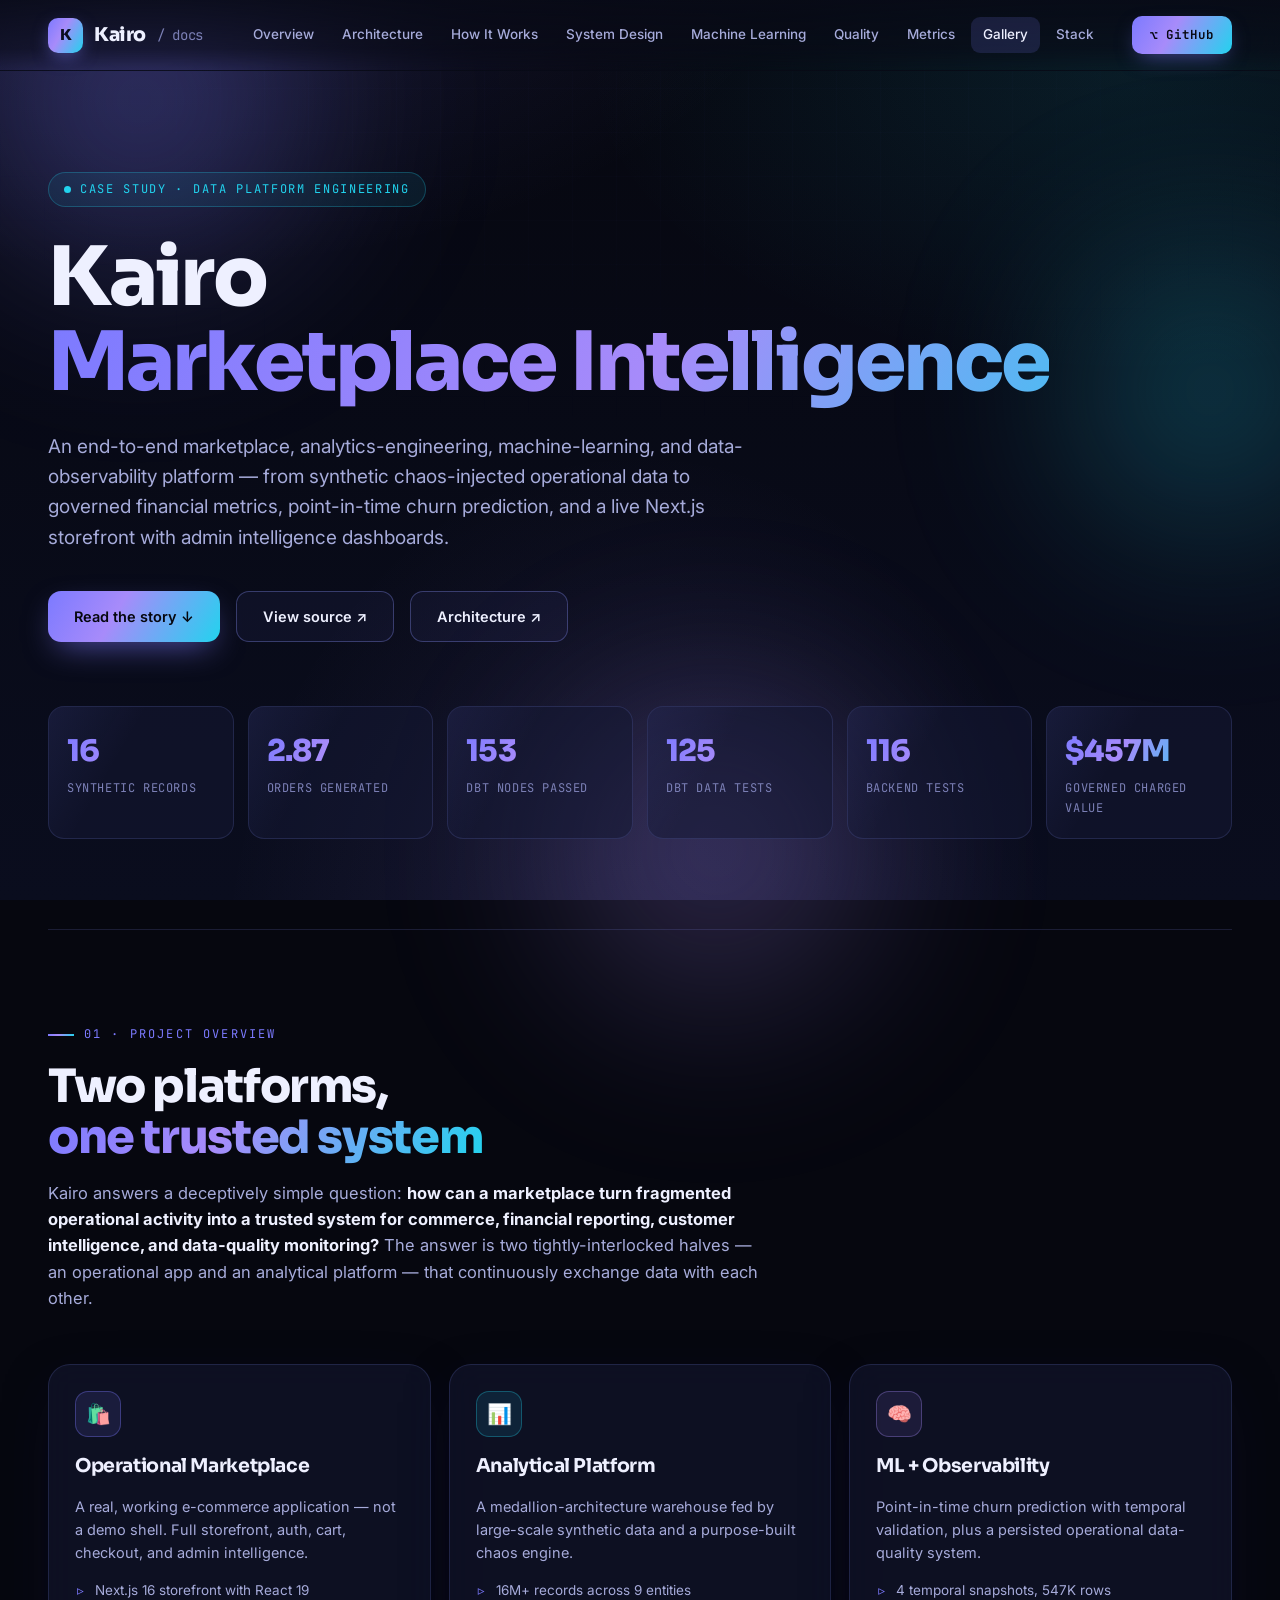
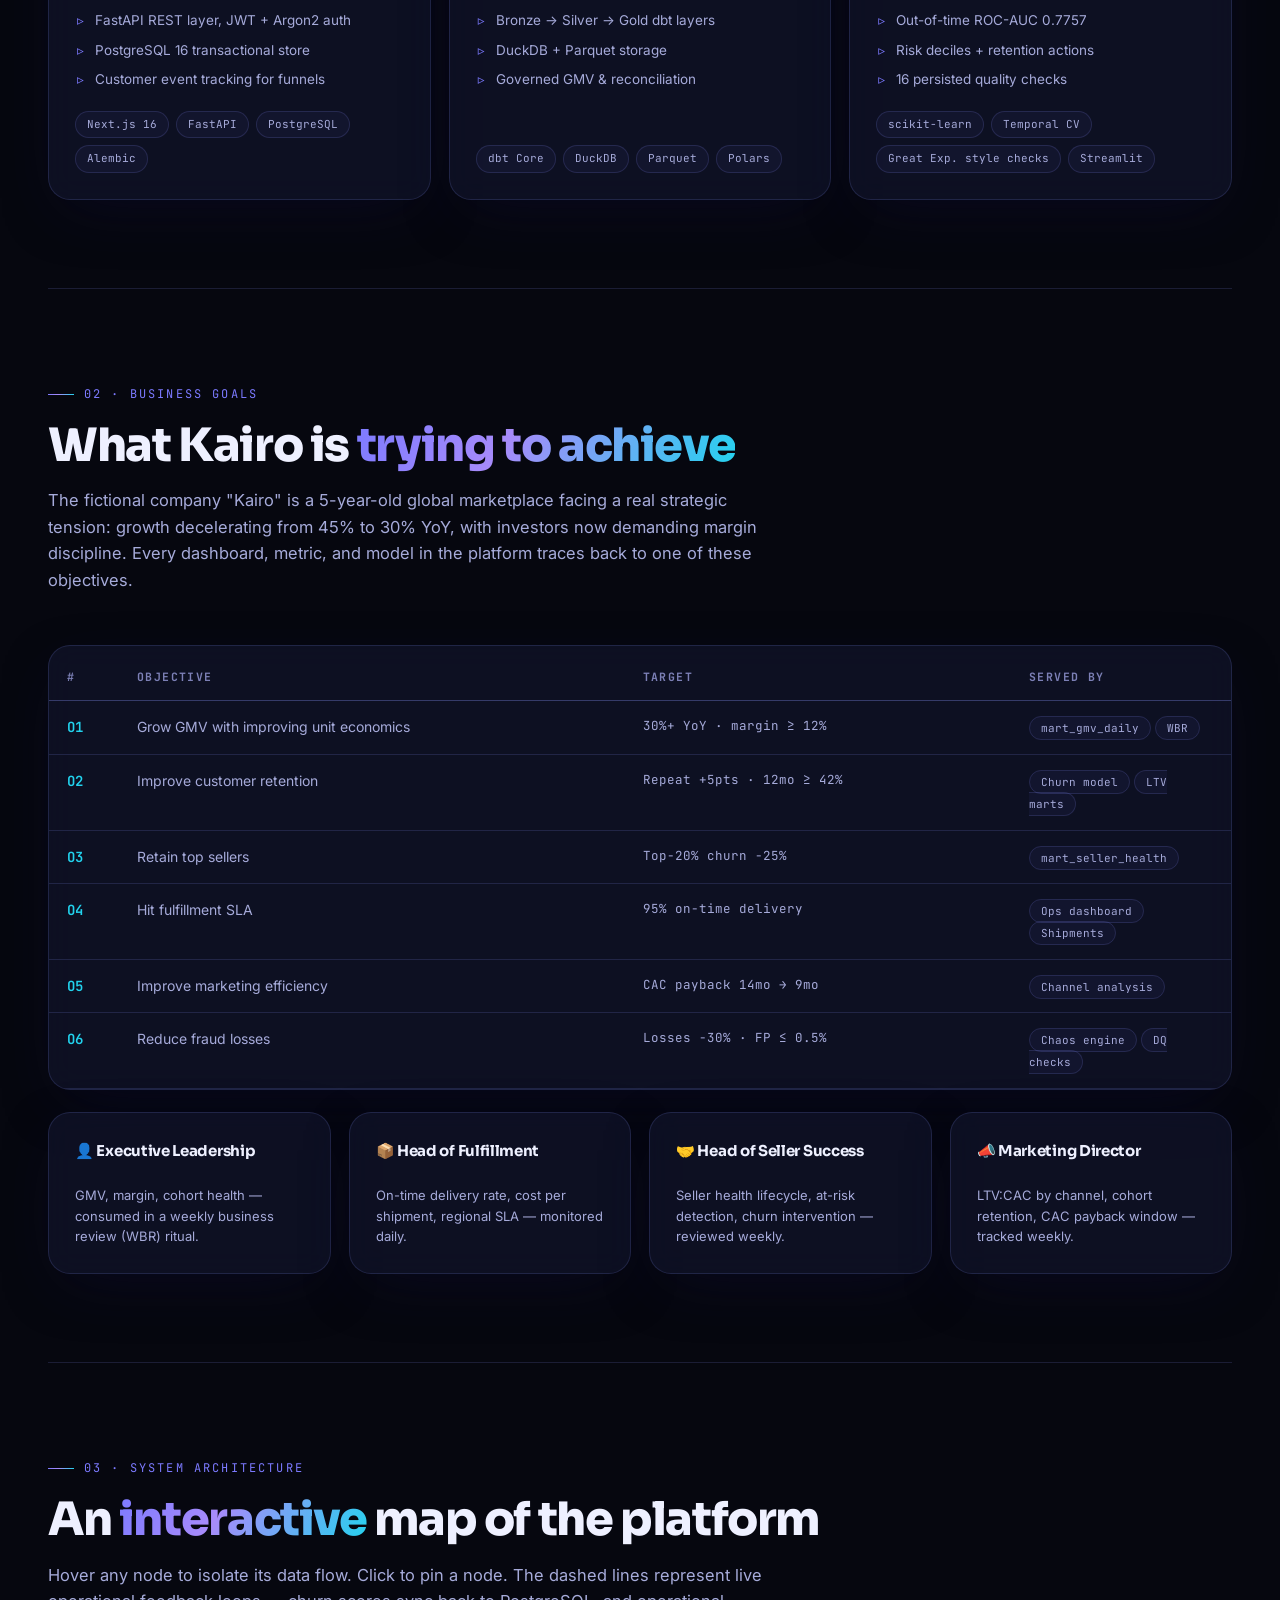
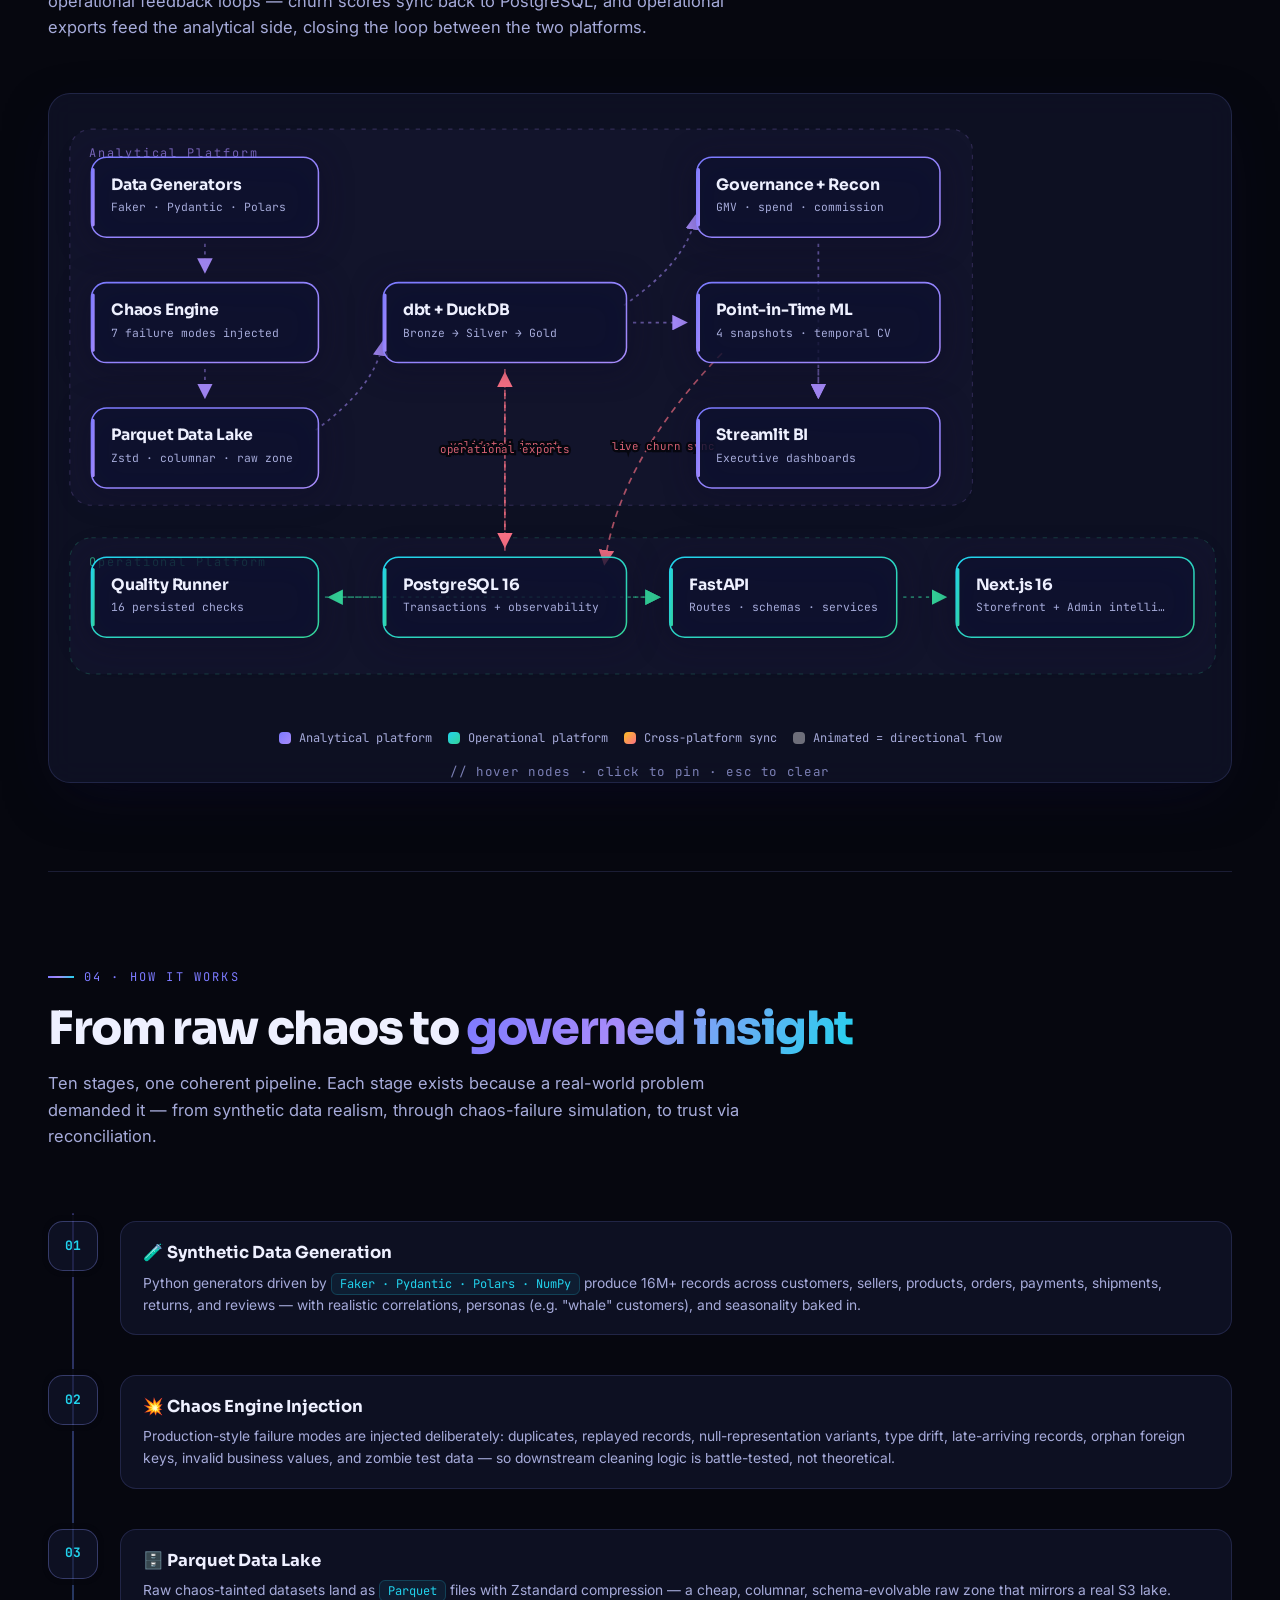
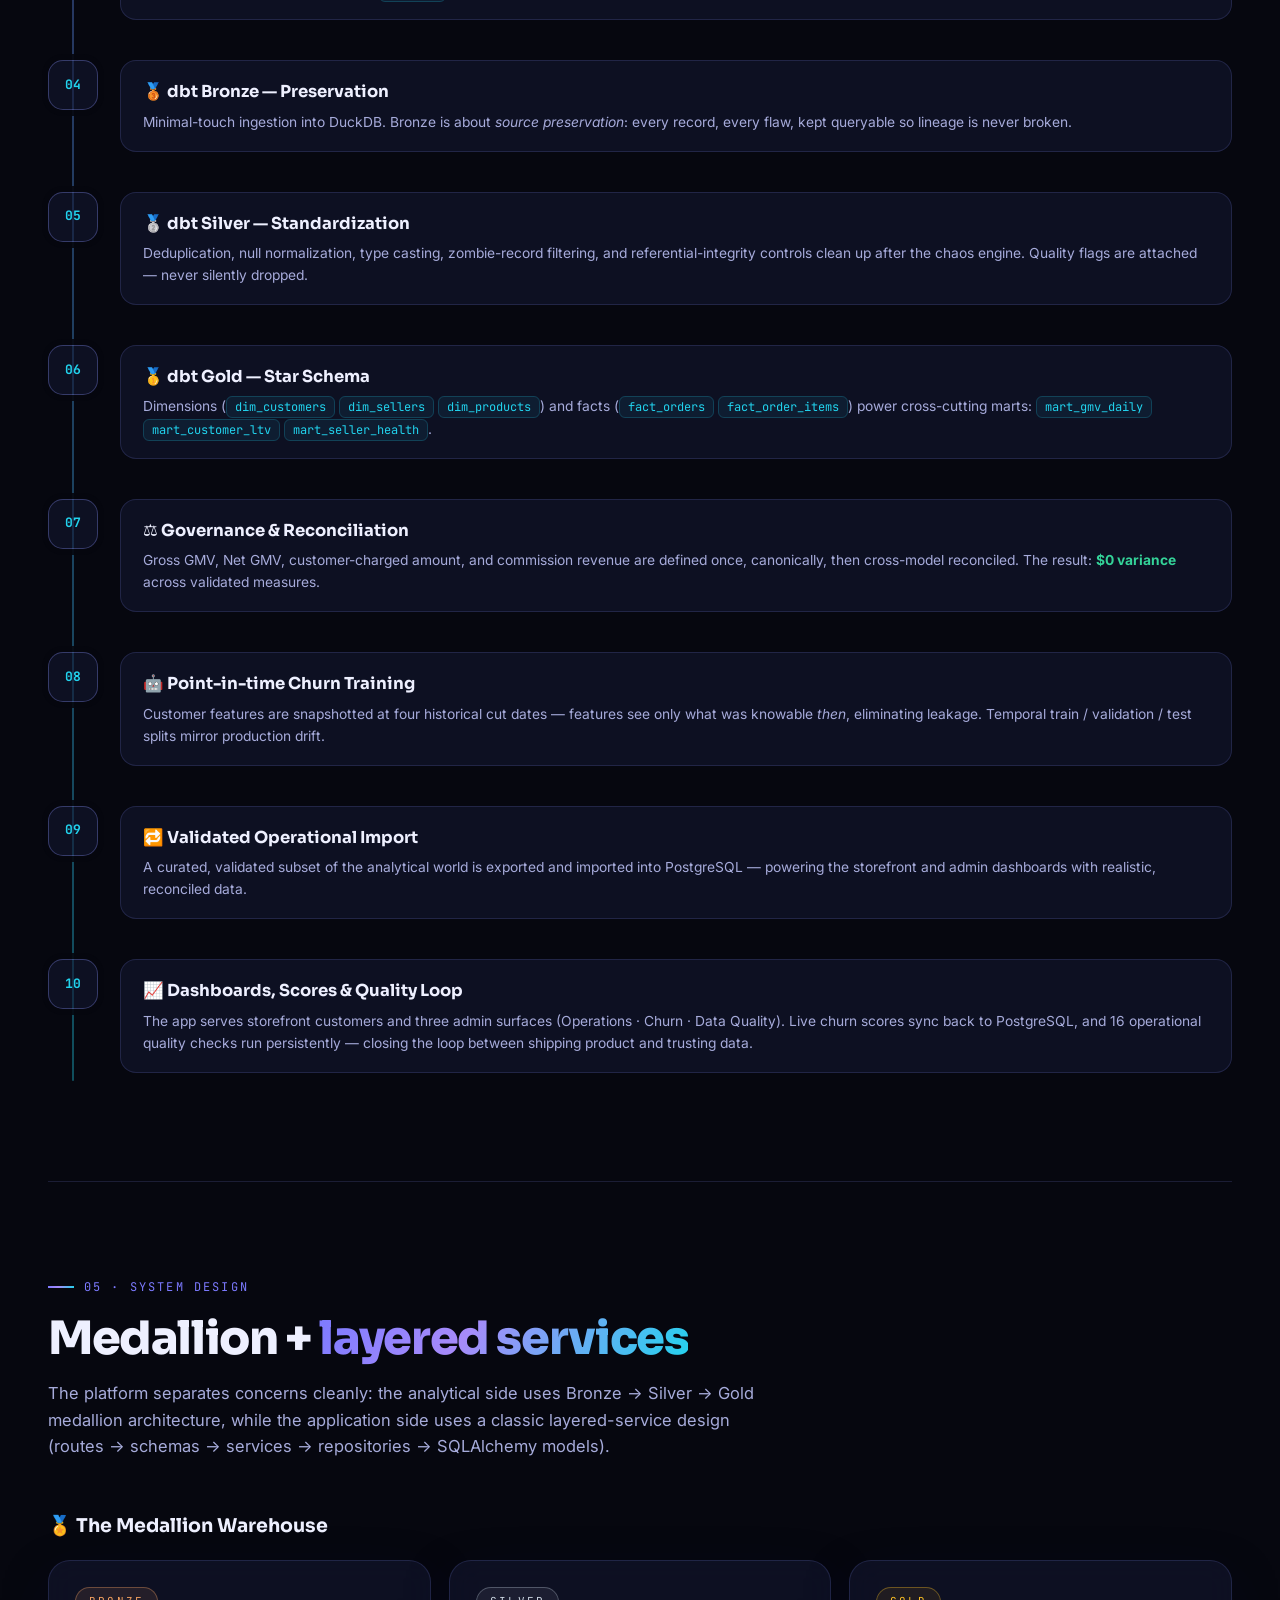
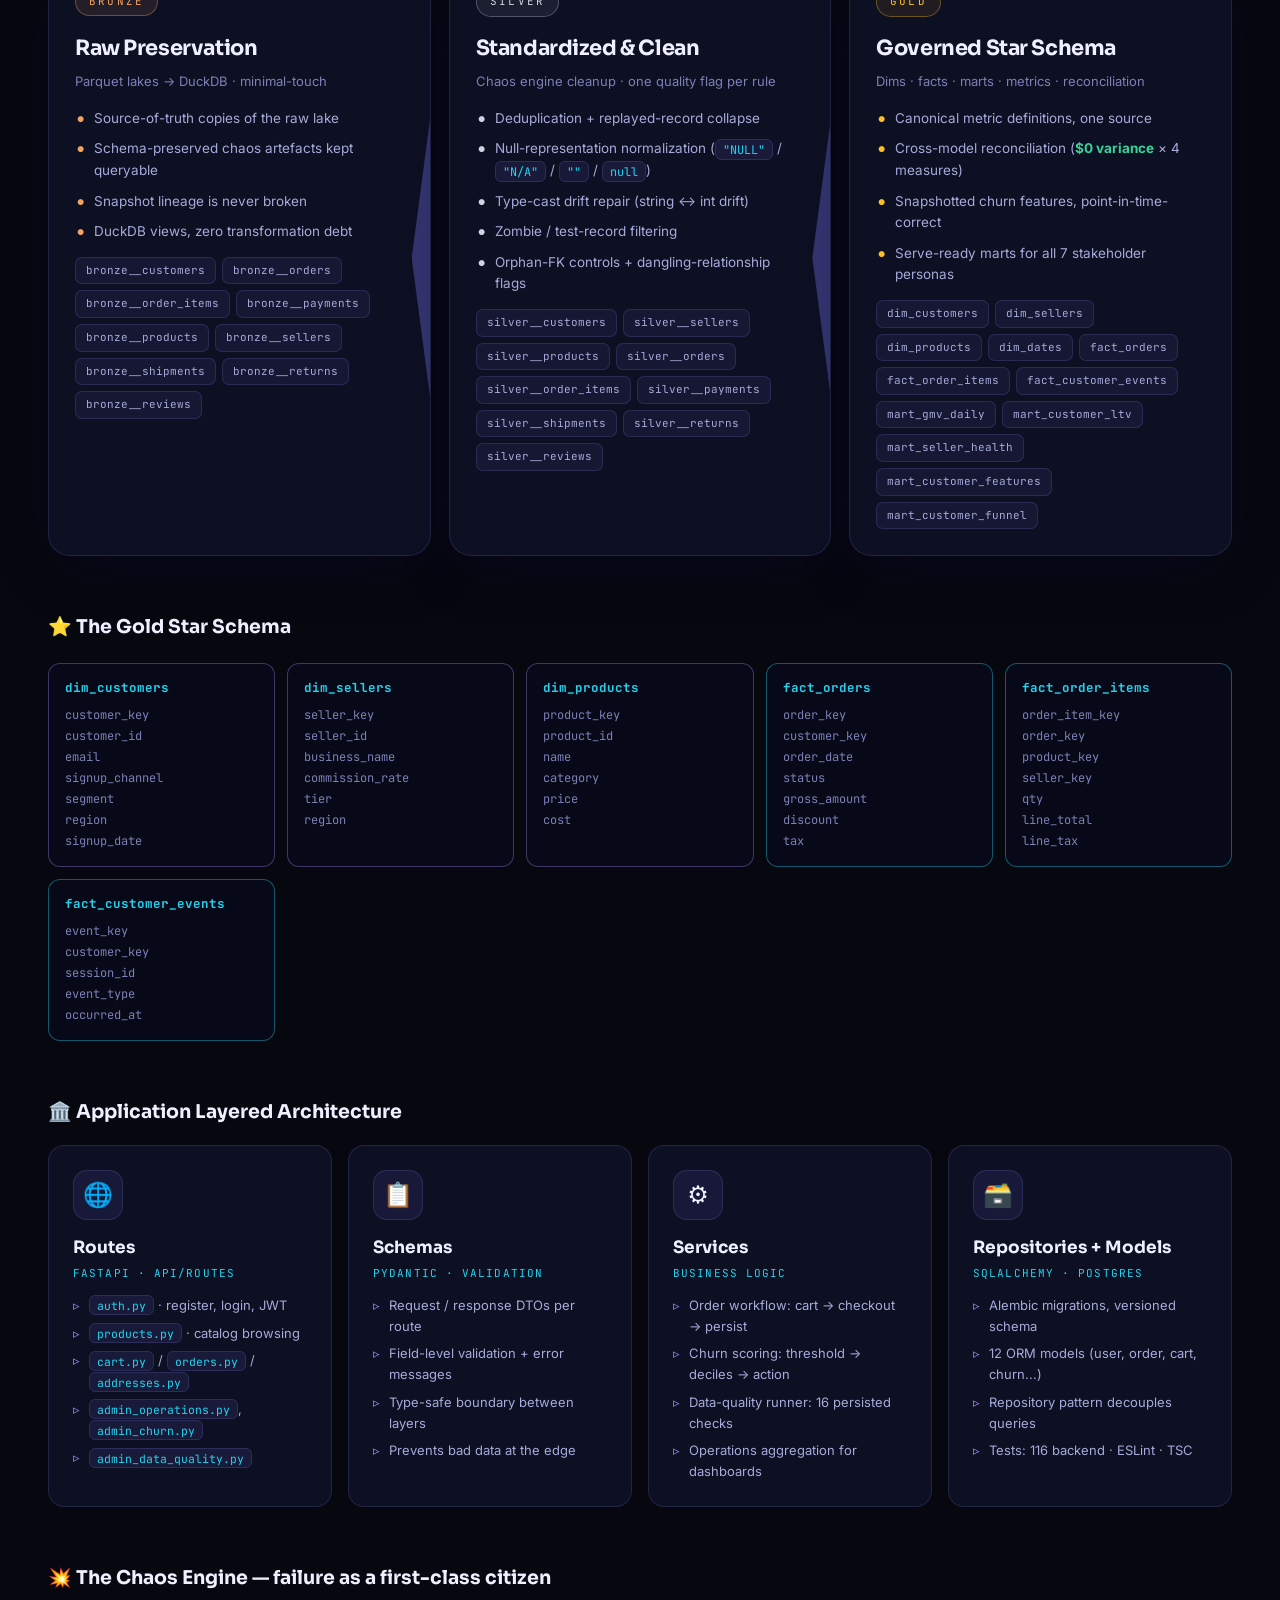
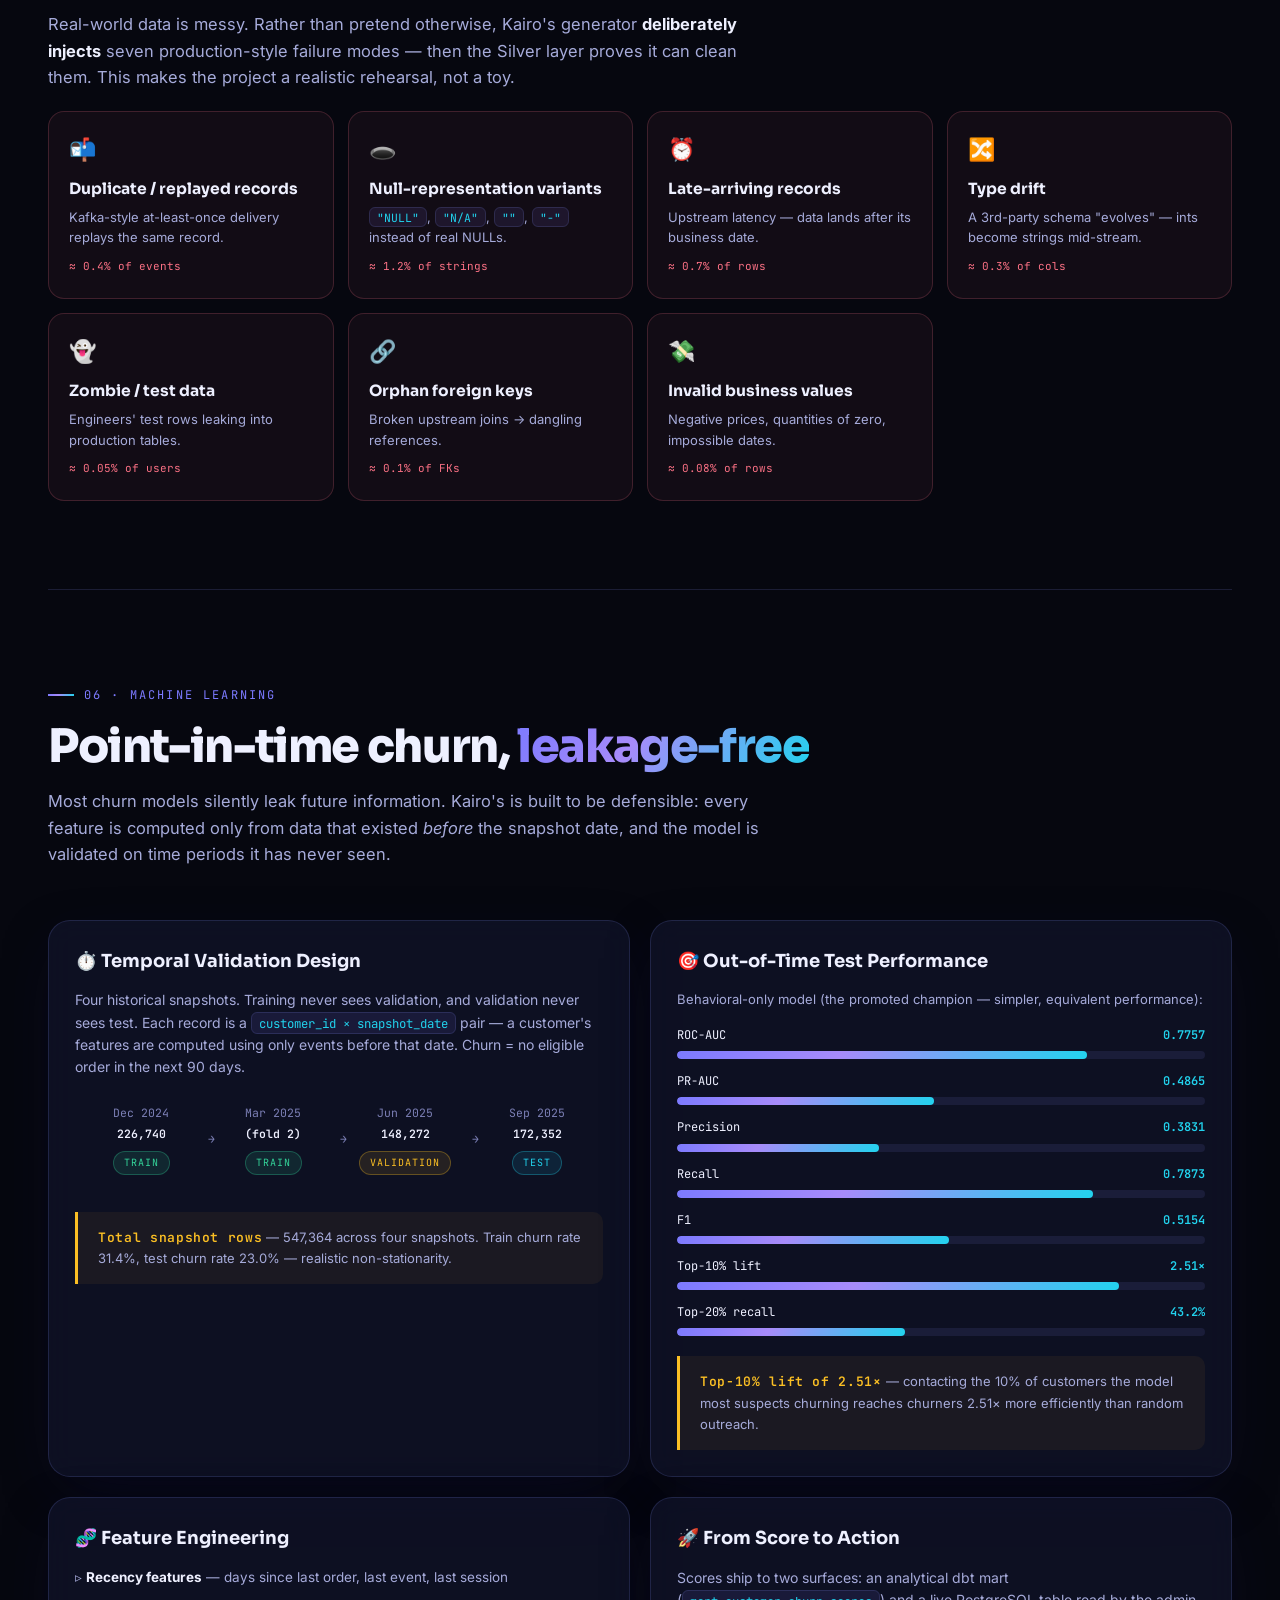
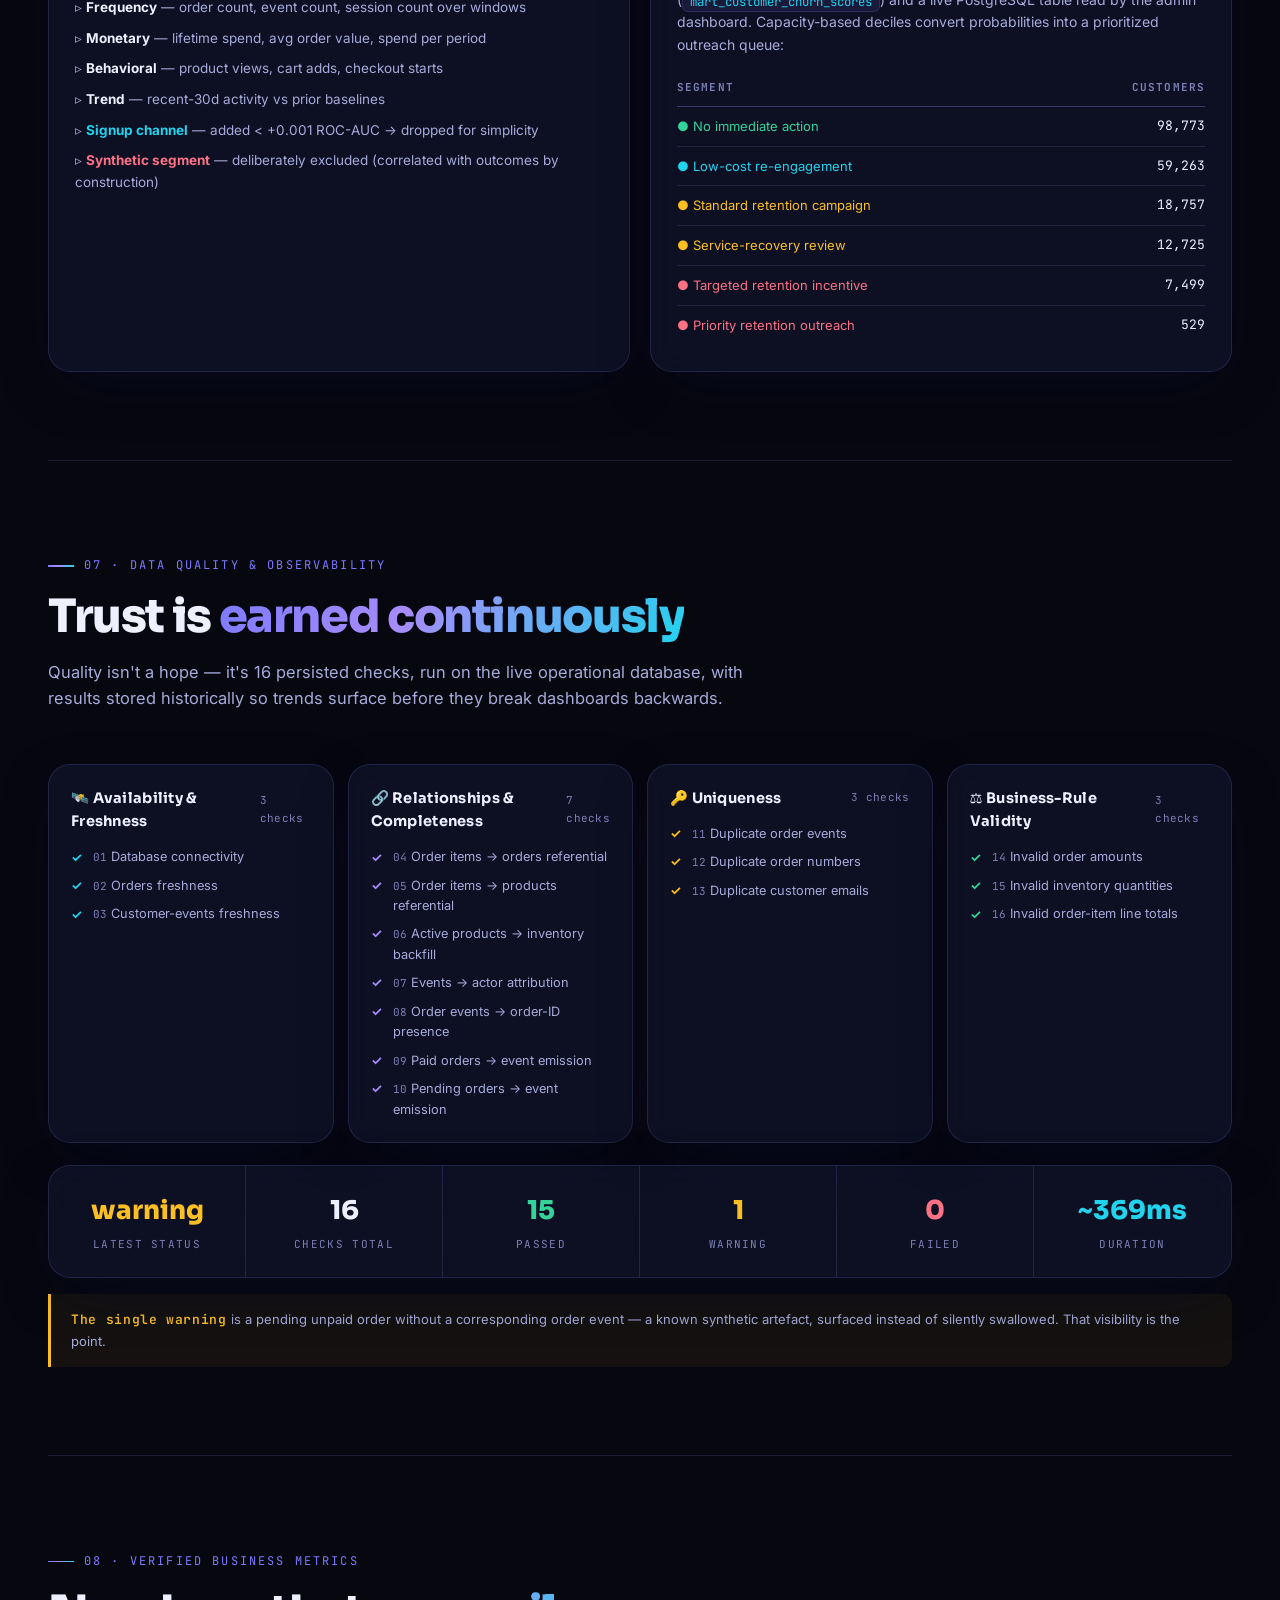
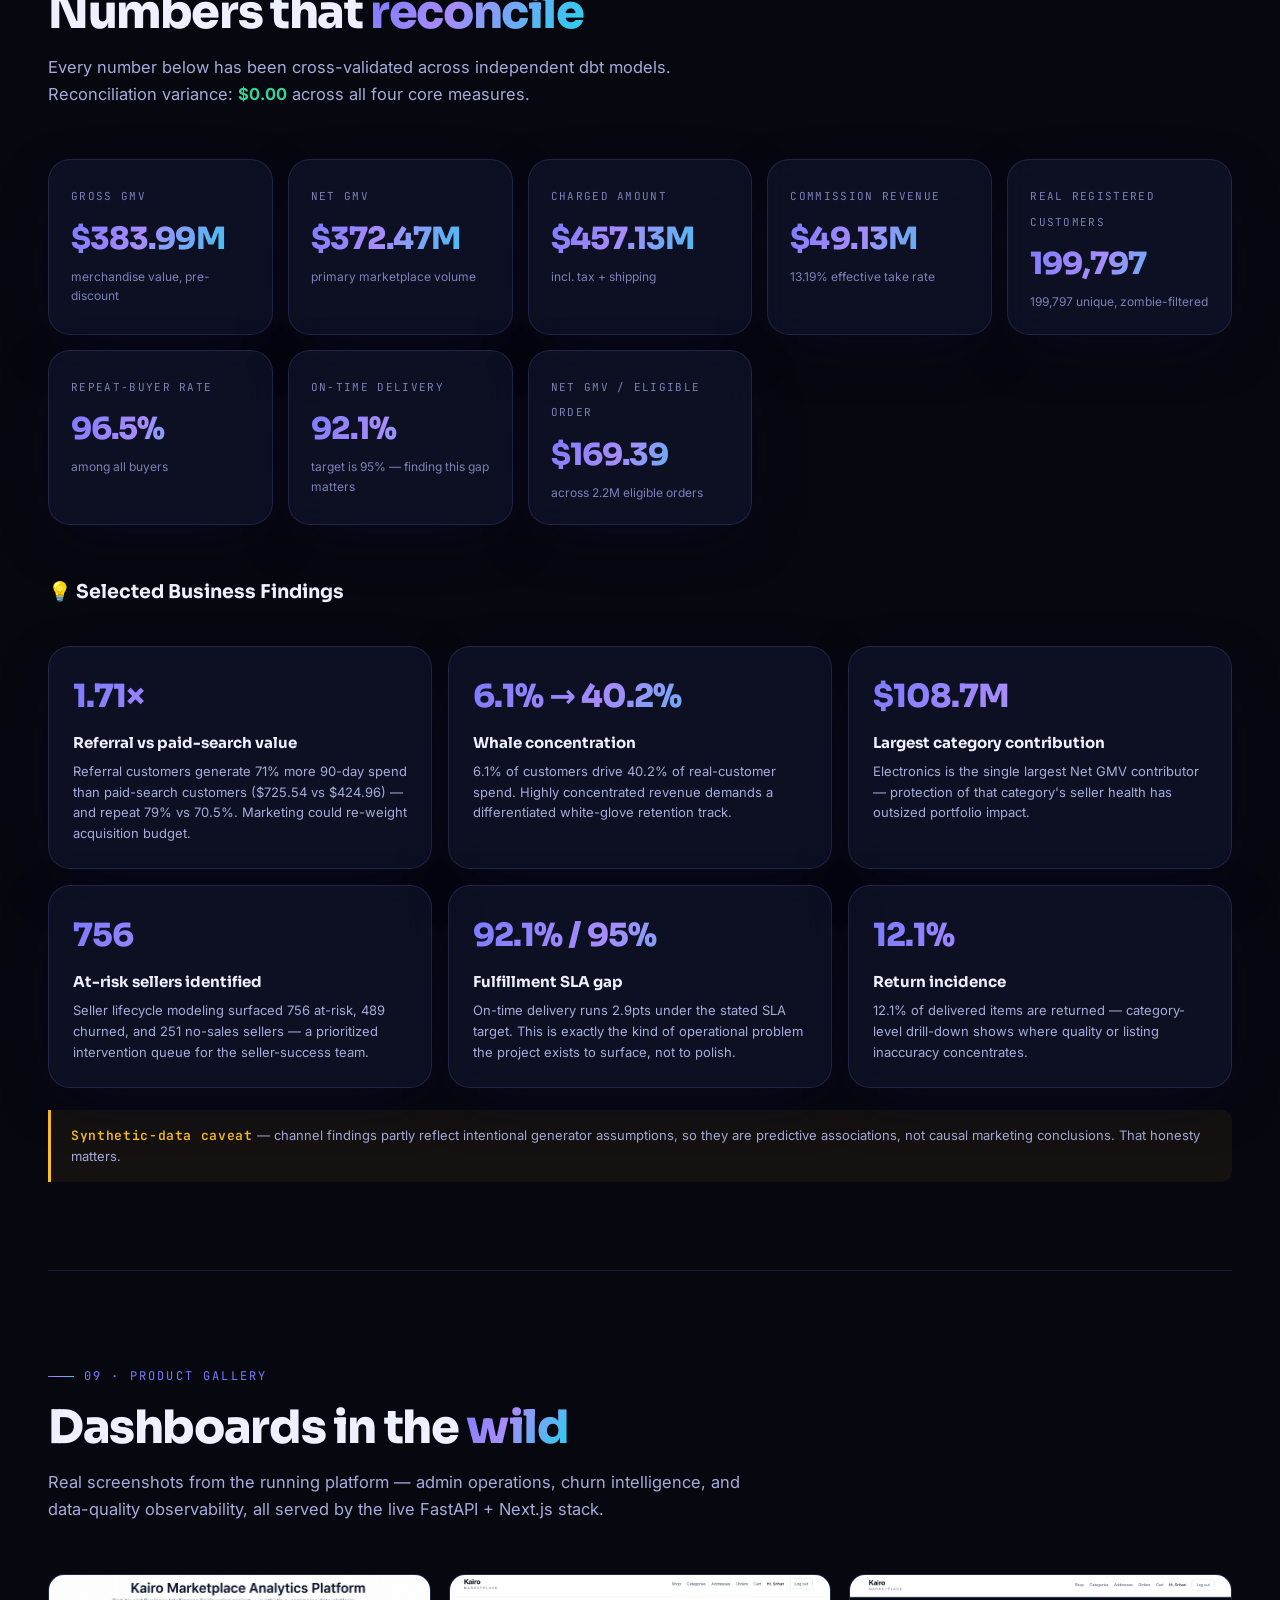
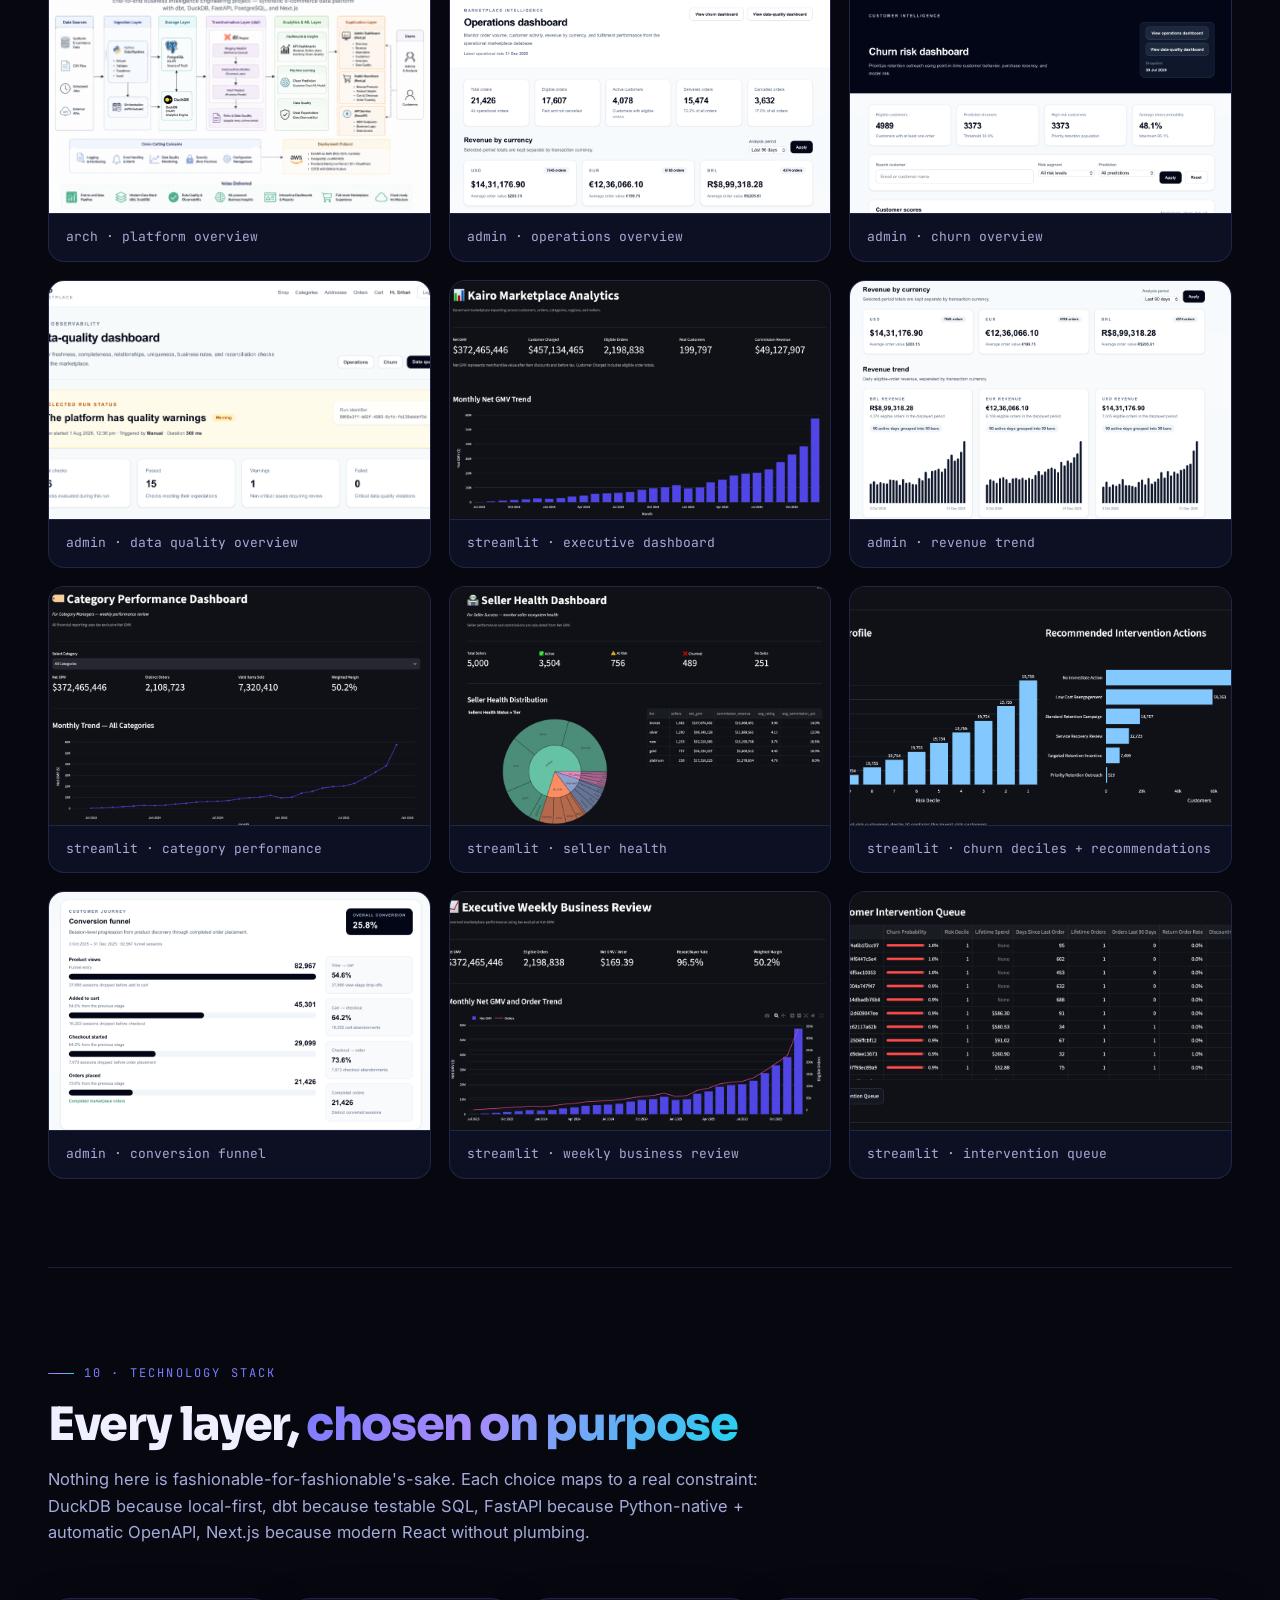
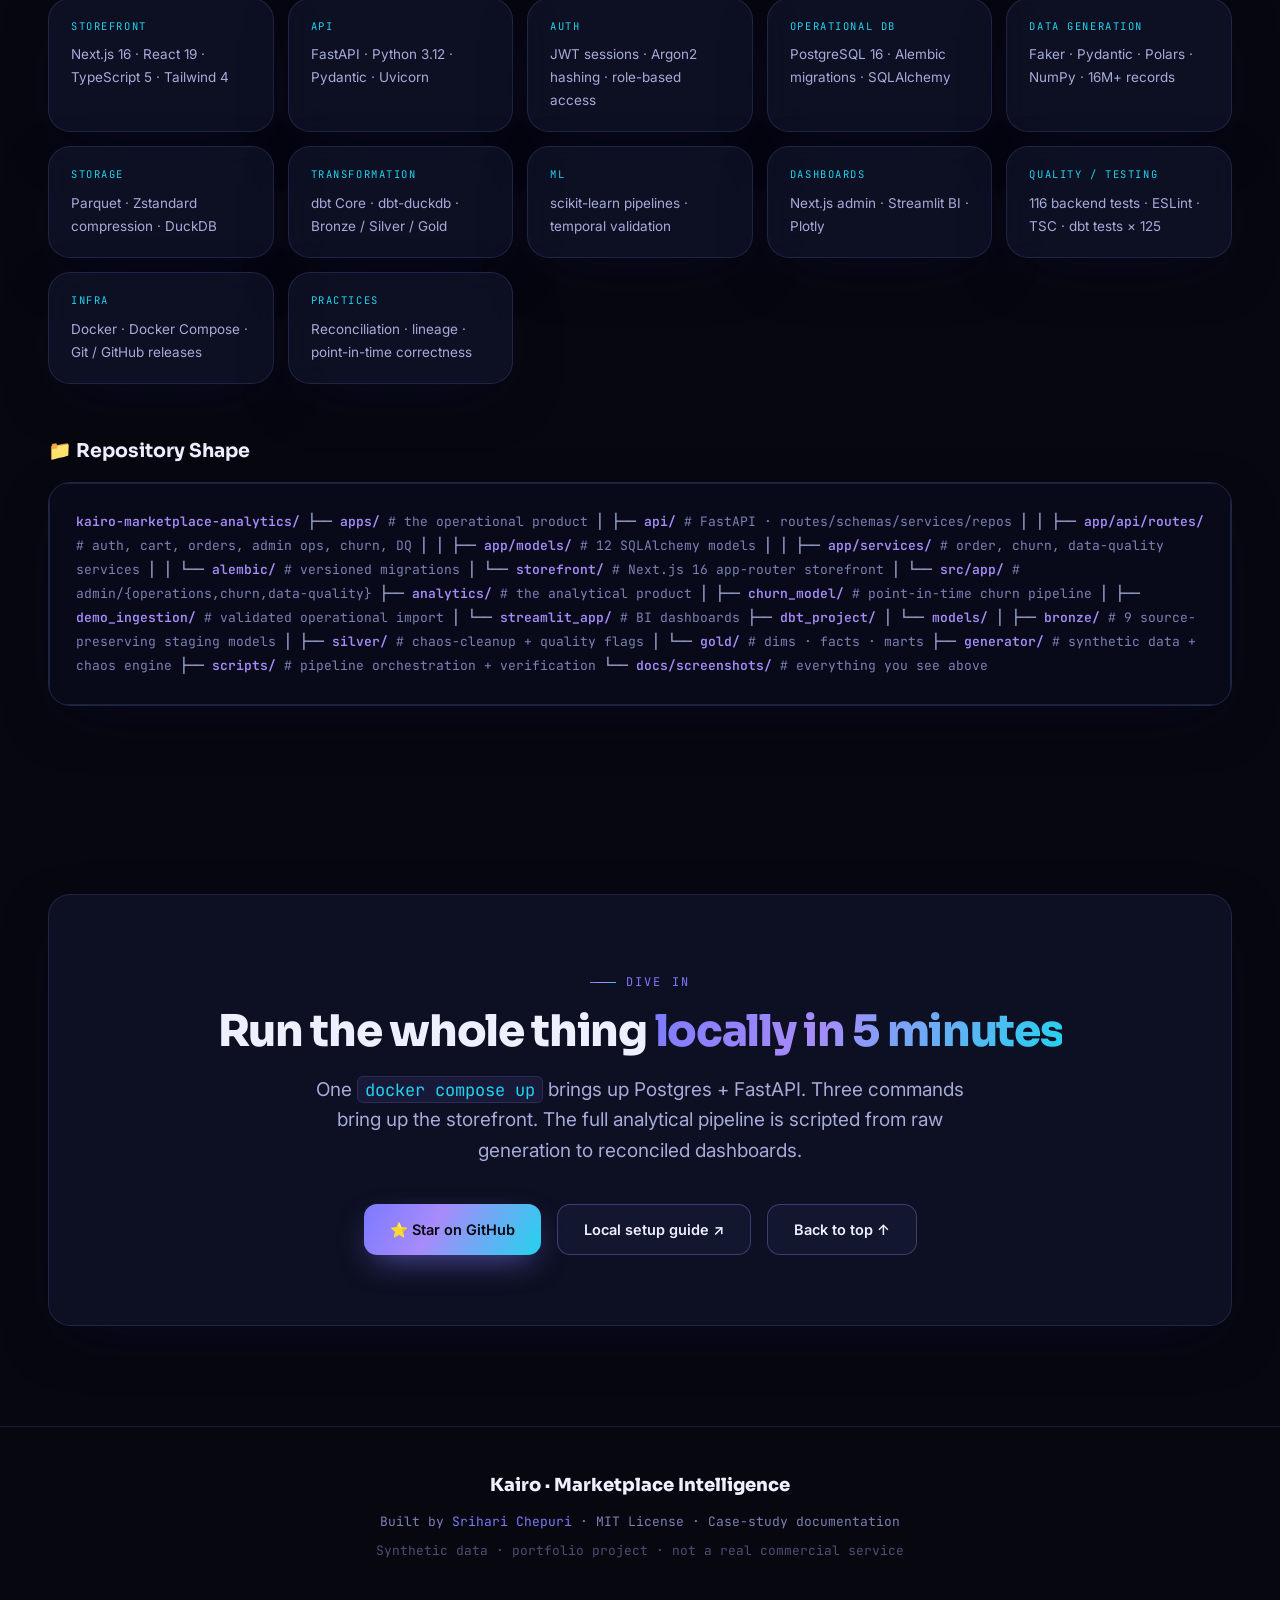
<file: kairo-docs/index.html>
<!DOCTYPE html>
<html lang="en">
<head>
<meta charset="UTF-8" />
<meta name="viewport" content="width=device-width, initial-scale=1.0" />
<title>Kairo — Marketplace Intelligence Platform · Case Study</title>
<meta name="description" content="A full-stack marketplace, analytics engineering, machine learning, and data-observability platform — interactive project documentation." />
<link rel="preconnect" href="https://fonts.googleapis.com" />
<link rel="preconnect" href="https://fonts.gstatic.com" crossorigin />
<link href="https://fonts.googleapis.com/css2?family=Sora:wght@400;600;700;800&family=Inter:wght@400;500;600;700&family=JetBrains+Mono:wght@400;500;700&display=swap" rel="stylesheet" />
<style>
:root{
  --bg-0:#06070f;
  --bg-1:#0a0d1e;
  --bg-2:#0f1330;
  --panel:rgba(20,24,52,.55);
  --panel-2:rgba(30,35,72,.42);
  --line:rgba(140,150,255,.16);
  --line-strong:rgba(140,150,255,.32);
  --ink:#eef0ff;
  --ink-dim:#a6abda;
  --ink-faint:#7c80b6;
  --indigo:#7c7aff;
  --violet:#a78bfa;
  --cyan:#22d3ee;
  --emerald:#34d399;
  --amber:#fbbf24;
  --rose:#fb7185;
  --grad:linear-gradient(120deg,#7c7aff 0%,#a78bfa 40%,#22d3ee 100%);
  --r-lg:22px;
  --r-md:16px;
  --r-sm:10px;
  --shadow:0 18px 60px -20px rgba(10,10,40,.8);
  --font-display:"Sora",system-ui,sans-serif;
  --font-body:"Inter",system-ui,sans-serif;
  --font-mono:"JetBrains Mono",ui-monospace,Menlo,monospace;
}
*{margin:0;padding:0;box-sizing:border-box}
html{scroll-behavior:smooth}
body{
  background:var(--bg-0);
  color:var(--ink);
  font-family:var(--font-body);
  line-height:1.6;
  overflow-x:hidden;
  -webkit-font-smoothing:antialiased;
}
::selection{background:rgba(124,122,255,.35)}

/* ---------- ambient background ---------- */
.bg-stage{position:fixed;inset:0;z-index:-2;pointer-events:none;background:
  radial-gradient(1100px 600px at 12% -10%, rgba(124,122,255,.16), transparent 60%),
  radial-gradient(900px 500px at 88% 8%, rgba(34,211,238,.10), transparent 60%),
  radial-gradient(700px 900px at 50% 110%, rgba(167,139,250,.12), transparent 60%),
  linear-gradient(180deg,var(--bg-0) 0%,var(--bg-1) 100%);}
.bg-grid{position:fixed;inset:0;z-index:-1;pointer-events:none;opacity:.35;
  background-image:
    linear-gradient(rgba(140,150,255,.05) 1px, transparent 1px),
    linear-gradient(90deg, rgba(140,150,255,.05) 1px, transparent 1px);
  background-size:44px 44px;
  -webkit-mask-image:radial-gradient(ellipse 90% 70% at 50% 0%, black 30%, transparent 75%);
          mask-image:radial-gradient(ellipse 90% 70% at 50% 0%, black 30%, transparent 75%);}
.orb{position:fixed;border-radius:50%;filter:blur(90px);z-index:-1;pointer-events:none;opacity:.5;animation:drift 24s ease-in-out infinite alternate}
.orb-1{width:520px;height:520px;background:radial-gradient(circle,#7c7aff -10%,transparent 65%);top:-160px;left:-120px}
.orb-2{width:420px;height:420px;background:radial-gradient(circle,#22d3ee -20%,transparent 65%);top:20vh;right:-140px;animation-delay:-8s}
.orb-3{width:460px;height:460px;background:radial-gradient(circle,#a78bfa -20%,transparent 65%);bottom:-180px;left:38%;animation-delay:-16s}
@keyframes drift{0%{transform:translate(0,0) scale(1)}100%{transform:translate(60px,40px) scale(1.12)}}

/* ---------- scroll progress ---------- */
.progress{position:fixed;top:0;left:0;height:3px;width:0;background:var(--grad);z-index:60;box-shadow:0 0 14px rgba(124,122,255,.7);transition:width .08s linear}

/* ---------- nav ---------- */
nav{position:fixed;top:0;left:0;right:0;z-index:50;backdrop-filter:blur(14px);-webkit-backdrop-filter:blur(14px);
  background:linear-gradient(180deg, rgba(8,10,22,.85), rgba(8,10,22,.55) 70%, transparent);
  border-bottom:1px solid transparent;transition:border-color .3s}
nav.scrolled{border-bottom-color:var(--line)}
.nav-inner{max-width:1240px;margin:0 auto;padding:16px 28px;display:flex;align-items:center;gap:26px}
.brand{display:flex;align-items:center;gap:11px;text-decoration:none;color:var(--ink);font-family:var(--font-display);font-weight:800;font-size:19px;letter-spacing:-.02em}
.brand-mark{width:35px;height:35px;border-radius:10px;background:var(--grad);display:grid;place-items:center;font-size:15px;font-weight:800;color:#0a0d1e;box-shadow:0 6px 18px -4px rgba(124,122,255,.55);animation:pulseGlow 3.5s ease-in-out infinite}
@keyframes pulseGlow{0%,100%{box-shadow:0 6px 18px -4px rgba(124,122,255,.55)}50%{box-shadow:0 6px 26px -2px rgba(124,122,255,.85)}}
.nav-links{display:flex;gap:4px;margin-left:auto;flex-wrap:wrap}
.nav-links a{color:var(--ink-dim);text-decoration:none;font-size:13.5px;font-weight:500;padding:7px 12px;border-radius:9px;transition:.25s;position:relative}
.nav-links a:hover{color:var(--ink);background:rgba(124,122,255,.1)}
.nav-links a.active{color:var(--ink);background:rgba(124,122,255,.16)}
.nav-cta{font-family:var(--font-mono);font-size:12.5px;font-weight:600;color:#06070f;background:var(--grad);text-decoration:none;padding:9px 18px;border-radius:10px;transition:.25s;box-shadow:0 8px 22px -8px rgba(124,122,255,.6)}
.nav-cta:hover{transform:translateY(-2px);box-shadow:0 12px 28px -8px rgba(124,122,255,.85)}
@media(max-width:920px){.nav-links{display:none}}

/* ---------- hero ---------- */
header{max-width:1240px;margin:0 auto;padding:172px 28px 90px;position:relative}
.eyebrow{display:inline-flex;align-items:center;gap:9px;font-family:var(--font-mono);font-size:12px;letter-spacing:.14em;text-transform:uppercase;color:var(--cyan);background:rgba(34,211,238,.08);border:1px solid rgba(34,211,238,.25);padding:7px 15px;border-radius:100px;margin-bottom:28px;opacity:0;animation:rise .8s .1s ease forwards}
.eyebrow .dot{width:7px;height:7px;border-radius:50%;background:var(--cyan);animation:blink 1.6s ease-in-out infinite}
@keyframes blink{0%,100%{opacity:1;box-shadow:0 0 8px var(--cyan)}50%{opacity:.3;box-shadow:0 0 2px var(--cyan)}}
h1{font-family:var(--font-display);font-size:clamp(42px,6.4vw,84px);font-weight:800;line-height:1.04;letter-spacing:-.035em;opacity:0;animation:rise .8s .22s ease forwards}
h1 .grad{background:var(--grad);-webkit-background-clip:text;background-clip:text;color:transparent;position:relative}
h1 .shine{background:linear-gradient(120deg,#7c7aff,#a78bfa 25%,#22d3ee 50%,#a78bfa 75%,#7c7aff);background-size:250% 100%;-webkit-background-clip:text;background-clip:text;color:transparent;animation:sheen 5s linear infinite}
@keyframes sheen{to{background-position:250% 0}}
.lede{max-width:720px;margin-top:26px;font-size:clamp(16px,1.5vw,19px);color:var(--ink-dim);opacity:0;animation:rise .8s .36s ease forwards}
.hero-ctas{display:flex;gap:16px;margin-top:38px;flex-wrap:wrap;opacity:0;animation:rise .8s .5s ease forwards}
.btn{display:inline-flex;align-items:center;gap:9px;text-decoration:none;font-weight:600;font-size:14.5px;padding:13px 26px;border-radius:13px;transition:.28s}
.btn-primary{color:#06070f;background:var(--grad);box-shadow:0 12px 32px -10px rgba(124,122,255,.65)}
.btn-primary:hover{transform:translateY(-3px);box-shadow:0 18px 40px -10px rgba(124,122,255,.85)}
.btn-ghost{color:var(--ink);border:1px solid var(--line-strong);background:rgba(124,122,255,.06)}
.btn-ghost:hover{background:rgba(124,122,255,.14);transform:translateY(-3px)}
@keyframes rise{from{opacity:0;transform:translateY(26px)}to{opacity:1;transform:none}}

/* stat ticker */
.stats-band{margin-top:64px;display:grid;grid-template-columns:repeat(auto-fit,minmax(170px,1fr));gap:14px;opacity:0;animation:rise .8s .64s ease forwards}
.stat{background:var(--panel);border:1px solid var(--line);border-radius:var(--r-md);padding:20px 18px;position:relative;overflow:hidden;transition:.3s;cursor:default}
.stat::before{content:"";position:absolute;inset:0;background:linear-gradient(120deg,transparent 30%,rgba(124,122,255,.09) 50%,transparent 70%);background-size:250% 100%;background-position:100% 0;transition:.6s}
.stat:hover::before{background-position:0 0}
.stat:hover{transform:translateY(-4px);border-color:var(--line-strong)}
.stat .num{font-family:var(--font-display);font-size:30px;font-weight:800;letter-spacing:-.03em;background:var(--grad);-webkit-background-clip:text;background-clip:text;color:transparent}
.stat .lbl{font-size:12px;color:var(--ink-faint);margin-top:4px;letter-spacing:.05em;text-transform:uppercase;font-family:var(--font-mono)}

/* ---------- layout & sections ---------- */
main{max-width:1240px;margin:0 auto;padding:0 28px 100px}
section{padding:88px 0;border-top:1px solid var(--line);position:relative}
.sec-head{margin-bottom:52px;max-width:820px}
.kicker{font-family:var(--font-mono);font-size:12px;letter-spacing:.18em;text-transform:uppercase;color:var(--indigo);display:inline-flex;align-items:center;gap:10px;margin-bottom:16px}
.kicker::before{content:"";width:26px;height:1.5px;background:var(--grad);display:inline-block}
h2{font-family:var(--font-display);font-size:clamp(30px,3.6vw,46px);font-weight:800;letter-spacing:-.03em;line-height:1.12}
h2 .grad{background:var(--grad);-webkit-background-clip:text;background-clip:text;color:transparent}
.sec-sub{color:var(--ink-dim);margin-top:16px;font-size:16.5px;max-width:720px}

/* reveal on scroll */
html.js .reveal{opacity:0;transform:translateY(30px);transition:opacity .75s ease,transform .75s cubic-bezier(.16,1,.3,1)}
html.js .reveal.in{opacity:1;transform:none}
.reveal-d1{transition-delay:.08s}.reveal-d2{transition-delay:.16s}.reveal-d3{transition-delay:.24s}.reveal-d4{transition-delay:.32s}

/* glass card base */
.card{background:var(--panel);border:1px solid var(--line);border-radius:var(--r-lg);backdrop-filter:blur(14px);-webkit-backdrop-filter:blur(14px);box-shadow:var(--shadow);transition:transform .35s,border-color .35s,background .35s;position:relative;overflow:hidden}
.card:hover{border-color:var(--line-strong);background:var(--panel-2)}
.card .card-in{padding:26px}

/* ---------- overview grid ---------- */
.pillars{display:grid;grid-template-columns:repeat(auto-fit,minmax(300px,1fr));gap:18px}
.pillars .card .card-in{display:flex;flex-direction:column;gap:14px;height:100%}
.pillar-ico{width:46px;height:46px;border-radius:13px;display:grid;place-items:center;font-size:20px;flex-shrink:0}
.pillars h3{font-family:var(--font-display);font-size:19px;font-weight:700;letter-spacing:-.02em}
.pillars p{color:var(--ink-dim);font-size:14.5px}
.pillars ul{list-style:none;margin-top:2px;display:flex;flex-direction:column;gap:8px}
.pillars li{color:var(--ink-dim);font-size:13.5px;padding-left:20px;position:relative}
.pillars li::before{content:"▹";position:absolute;left:2px;color:var(--indigo)}
.tagrow{display:flex;flex-wrap:wrap;gap:7px;margin-top:auto;padding-top:6px}
.tag{font-family:var(--font-mono);font-size:11px;color:var(--ink-dim);padding:4px 11px;border-radius:100px;border:1px solid var(--line);background:rgba(124,122,255,.05)}

.objectives{width:100%;border-collapse:collapse;font-size:14px;margin-top:8px}
.objectives th{font-family:var(--font-mono);font-size:11.5px;letter-spacing:.12em;text-transform:uppercase;color:var(--ink-faint);text-align:left;padding:14px 18px;border-bottom:1px solid var(--line-strong)}
.objectives td{padding:15px 18px;border-bottom:1px solid var(--line);color:var(--ink-dim);vertical-align:top}
.objectives td:first-child{font-family:var(--font-mono);color:var(--cyan);font-weight:600;white-space:nowrap}
.objectives tr{opacity:0;transform:translateX(-18px);transition:.6s}
.objectives.in tr{opacity:1;transform:none}
.objectives tbody tr:hover{background:rgba(124,122,255,.05)}
.obj-target{color:var(--emerald);font-family:var(--font-mono);font-size:12.5px}

/* ---------- architecture diagram ---------- */
.arch-wrap{position:relative;margin-top:10px}
.arch-svg{width:100%;height:auto;display:block}
.arch-legend{display:flex;flex-wrap:wrap;gap:16px;margin-top:22px;justify-content:center}
.legend-item{display:inline-flex;align-items:center;gap:8px;font-family:var(--font-mono);font-size:12px;color:var(--ink-dim)}
.legend-item .swatch{width:12px;height:12px;border-radius:4px}
.arch-hint{text-align:center;color:var(--ink-faint);font-size:12.5px;font-family:var(--font-mono);margin-top:14px;letter-spacing:.05em}
/* dynamics injected by JS-created SVG */
.arch-node{cursor:pointer;transition:filter .3s;filter:drop-shadow(0 4px 14px rgba(10,10,40,.55))}
.arch-node:hover{filter:drop-shadow(0 4px 22px rgba(124,122,255,.55))}
.arch-node.dim{opacity:.18}
.arch-node:focus{outline:none}
.arch-tip{position:absolute;pointer-events:none;background:rgba(10,13,30,.95);border:1px solid var(--line-strong);border-radius:12px;padding:12px 16px;font-size:12.5px;color:var(--ink-dim);max-width:250px;opacity:0;transform:translateY(6px);transition:opacity .2s,transform .2s;z-index:20;box-shadow:var(--shadow)}
.arch-tip.show{opacity:1;transform:none}
.arch-tip strong{color:var(--ink);display:block;font-family:var(--font-display);font-size:13.5px;margin-bottom:3px}
.arch-tip .mono{font-family:var(--font-mono);color:var(--cyan);font-size:11px}
@keyframes dashMove{to{stroke-dashoffset:-24}}
@keyframes dashMoveSlow{to{stroke-dashoffset:-60}}
.flow-anim{animation:dashMove 1.1s linear infinite}
.flow-anim-slow{animation:dashMoveSlow 2.6s linear infinite}

/* ---------- medals / medallion ---------- */
.medallion{display:grid;grid-template-columns:repeat(auto-fit,minmax(270px,1fr));gap:18px;align-items:stretch}
.medal-card{padding:26px;position:relative}
.medal-card::after{content:"";position:absolute;top:26px;bottom:26px;right:-18px;width:36px;background:conic-gradient(from 90deg,transparent 0 25%,rgba(124,122,255,.35) 0 75%,transparent 0) ;clip-path:polygon(0 50%,100% 0,100% 100%);opacity:0}
@media(min-width:900px){
  .medal-card:not(:last-child)::after{opacity:1}
}
.medal-tier{font-family:var(--font-mono);font-size:11px;letter-spacing:.2em;text-transform:uppercase;padding:5px 13px;border-radius:100px;display:inline-block;margin-bottom:16px}
.medal-bronze .medal-tier{color:#f4a261;background:rgba(244,162,97,.1);border:1px solid rgba(244,162,97,.35)}
.medal-silver .medal-tier{color:#cbd5e1;background:rgba(203,213,225,.08);border:1px solid rgba(203,213,225,.3)}
.medal-gold .medal-tier{color:#fbbf24;background:rgba(251,191,36,.08);border:1px solid rgba(251,191,36,.35)}
.medal-card h3{font-family:var(--font-display);font-size:21px;font-weight:700;letter-spacing:-.02em;margin-bottom:5px}
.medal-card .medal-sub{color:var(--ink-faint);font-size:13px;margin-bottom:16px}
.medal-card ul{list-style:none;display:flex;flex-direction:column;gap:9px;font-size:13.5px;color:var(--ink-dim)}
.medal-card li{padding-left:19px;position:relative}
.medal-bronze li::before{content:"●";color:#f4a261;position:absolute;left:2px;font-size:8px;top:5px}
.medal-silver li::before{content:"●";color:#cbd5e1;position:absolute;left:2px;font-size:8px;top:5px}
.medal-gold li::before{content:"●";color:#fbbf24;position:absolute;left:2px;font-size:8px;top:5px}
.model-chips{display:flex;flex-wrap:wrap;gap:6px;margin-top:14px}
.model-chip{font-family:var(--font-mono);font-size:11px;padding:4px 10px;border-radius:7px;background:rgba(124,122,255,.08);border:1px solid var(--line);color:var(--ink-dim);transition:.2s;cursor:default}
.model-chip:hover{border-color:var(--indigo);color:var(--ink);transform:translateY(-2px)}

/* ---------- gold star schema ---------- */
.star{display:grid;grid-template-columns:repeat(auto-fit,minmax(210px,1fr));gap:12px;margin-top:20px}
.star .tbl{background:rgba(10,13,30,.6);border:1px solid var(--line);border-radius:12px;padding:14px 16px;font-family:var(--font-mono);font-size:12px;transition:.25s}
.star .tbl:hover{border-color:var(--indigo);transform:translateY(-3px)}
.star .tbl .tbl-head{color:var(--cyan);font-weight:700;margin-bottom:7px;font-size:12.5px}
.star .tbl .col{color:var(--ink-faint);line-height:1.75}
.star .tbl.fact{border-color:rgba(34,211,238,.4)}
.star .tbl.dim{border-color:rgba(167,139,250,.35)}

/* ---------- flow timeline ---------- */
.flow{position:relative;margin-top:20px}
.flow::before{content:"";position:absolute;left:24px;top:12px;bottom:12px;width:2px;background:linear-gradient(180deg,var(--indigo),var(--cyan));opacity:.35;border-radius:2px}
.flow-step{display:flex;gap:22px;padding:20px 0;position:relative}
.flow-dot{width:50px;height:50px;flex-shrink:0;border-radius:15px;background:var(--panel);border:1px solid var(--line-strong);display:grid;place-items:center;font-family:var(--font-mono);font-size:13px;font-weight:700;color:var(--cyan);position:relative;z-index:2;box-shadow:0 0 0 6px rgba(6,7,15,.9);transition:.3s}
.flow-step:hover .flow-dot{border-color:var(--indigo);transform:scale(1.08);box-shadow:0 0 0 6px rgba(6,7,15,.9),0 8px 24px -6px rgba(124,122,255,.6)}
.flow-body{flex:1;background:var(--panel);border:1px solid var(--line);border-radius:var(--r-md);padding:18px 22px;transition:.3s}
.flow-step:hover .flow-body{border-color:var(--line-strong);transform:translateX(4px)}
.flow-body h4{font-family:var(--font-display);font-size:16.5px;font-weight:700;margin-bottom:5px}
.flow-body p{color:var(--ink-dim);font-size:13.8px}
.flow-body .code{font-family:var(--font-mono);font-size:12px;color:var(--cyan);background:rgba(34,211,238,.07);padding:2px 8px;border-radius:6px;border:1px solid rgba(34,211,238,.2)}

/* ---------- system design: layered stack ---------- */
.layers{display:grid;grid-template-columns:repeat(auto-fit,minmax(230px,1fr));gap:16px}
.layer-card{padding:24px;border-radius:var(--r-md);background:var(--panel);border:1px solid var(--line);position:relative;overflow:hidden;transition:.3s}
.layer-card::before{content:"";position:absolute;top:0;left:0;right:0;height:3px;background:var(--grad);opacity:0;transition:.3s}
.layer-card:hover::before{opacity:1}
.layer-card:hover{transform:translateY(-5px);border-color:var(--line-strong)}
.layer-card .lc-ico{font-size:24px;margin-bottom:14px;display:inline-grid;place-items:center;width:50px;height:50px;border-radius:14px;background:rgba(124,122,255,.1);border:1px solid var(--line)}
.layer-card h3{font-family:var(--font-display);font-size:17px;margin-bottom:4px}
.layer-card .lc-sub{font-family:var(--font-mono);font-size:11px;letter-spacing:.1em;text-transform:uppercase;color:var(--cyan);margin-bottom:12px}
.layer-card ul{list-style:none;font-size:13px;color:var(--ink-dim);display:flex;flex-direction:column;gap:7px}
.layer-card li{padding-left:16px;position:relative}
.layer-card li::before{content:"▹";position:absolute;left:0;color:var(--violet)}

/* ---------- chaos engine ---------- */
.chaos-grid{display:grid;grid-template-columns:repeat(auto-fit,minmax(230px,1fr));gap:14px;margin-top:8px}
.chaos{padding:20px;border-radius:var(--r-md);background:rgba(251,113,133,.05);border:1px solid rgba(251,113,133,.2);transition:.3s}
.chaos:hover{background:rgba(251,113,133,.1);transform:translateY(-4px);border-color:rgba(251,113,133,.45)}
.chaos .ch-ico{font-size:22px;margin-bottom:10px}
.chaos h4{font-family:var(--font-display);font-size:15.5px;margin-bottom:5px}
.chaos p{font-size:13px;color:var(--ink-dim)}
.chaos .freq{font-family:var(--font-mono);font-size:11px;color:var(--rose);margin-top:10px;display:inline-block}

/* ---------- ML ---------- */
.ml-grid{display:grid;grid-template-columns:1fr 1fr;gap:20px;margin-top:6px}
@media(max-width:860px){.ml-grid{grid-template-columns:1fr}}
.ml-card{padding:26px}
.ml-card h3{font-family:var(--font-display);font-size:18px;margin-bottom:14px}
.ml-card p{color:var(--ink-dim);font-size:14px}
.metric-bars{display:flex;flex-direction:column;gap:13px;margin-top:16px}
.mbar{display:flex;flex-direction:column;gap:6px}
.mbar .mbar-head{display:flex;justify-content:space-between;font-family:var(--font-mono);font-size:12px}
.mbar .mbar-head b{color:var(--cyan);font-weight:600}
.mbar .track{height:8px;border-radius:5px;background:rgba(140,150,255,.1);overflow:hidden;position:relative}
.mbar .fill{height:100%;border-radius:5px;background:var(--grad);width:0;transition:width 1.4s cubic-bezier(.16,1,.3,1)}
.snapshot-timeline{margin-top:14px;display:flex;gap:0;font-family:var(--font-mono);font-size:11.5px}
.snap{flex:1;text-align:center;padding:11px 6px;border-radius:9px;position:relative}
.snap .date{color:var(--ink-faint);display:block;margin-bottom:3px}
.snap .rows{color:var(--ink);font-weight:600;display:block}
.snap .kind{display:inline-block;padding:3px 10px;border-radius:100px;font-size:10px;letter-spacing:.1em;text-transform:uppercase;margin-top:7px}
.snap.train .kind{background:rgba(52,211,153,.12);color:var(--emerald);border:1px solid rgba(52,211,153,.3)}
.snap.valid .kind{background:rgba(251,191,36,.1);color:var(--amber);border:1px solid rgba(251,191,36,.3)}
.snap.test .kind{background:rgba(34,211,238,.1);color:var(--cyan);border:1px solid rgba(34,211,238,.3)}
.snap::after{content:"→";position:absolute;right:-8px;top:50%;transform:translateY(-50%);color:var(--ink-faint);z-index:2}
.snap:last-child::after{display:none}
@media(max-width:720px){.snapshot-timeline{flex-direction:column}.snap::after{content:"↓";right:auto;left:50%;top:auto;bottom:-14px;transform:translateX(-50%)}}

/* ---------- Quality ---------- */
.q-checks{display:grid;grid-template-columns:repeat(auto-fit,minmax(255px,1fr));gap:14px}
.q-group{padding:22px}
.q-group h4{font-family:var(--font-display);font-size:14.5px;letter-spacing:.02em;margin-bottom:14px;display:flex;align-items:center;gap:9px}
.q-group h4 .qn{font-family:var(--font-mono);font-size:11px;color:var(--ink-faint);font-weight:400;margin-left:auto}
.q-group ul{list-style:none;font-size:12.8px;color:var(--ink-dim);display:flex;flex-direction:column;gap:8px}
.q-group li{padding-left:22px;position:relative}
.q-group li::before{content:"✓";position:absolute;left:0;font-weight:700}
.q-avail li::before{color:var(--cyan)}.q-rel li::before{color:var(--violet)}
.q-uniq li::before{color:var(--amber)}.q-valid li::before{color:var(--emerald)}
.q-group li .chk-n{font-family:var(--font-mono);color:var(--ink-faint);font-size:11px;margin-right:4px}

/* ---------- metrics ---------- */
.kpis{display:grid;grid-template-columns:repeat(auto-fit,minmax(220px,1fr));gap:15px}
.kpi{padding:22px;text-align:left}
.kpi .k-lbl{font-family:var(--font-mono);font-size:11px;letter-spacing:.12em;text-transform:uppercase;color:var(--ink-faint)}
.kpi .k-val{font-family:var(--font-display);font-size:clamp(24px,2.4vw,32px);font-weight:800;letter-spacing:-.03em;margin-top:6px;background:var(--grad);-webkit-background-clip:text;background-clip:text;color:transparent}
.kpi .k-sub{font-size:12px;color:var(--ink-faint);margin-top:4px}
.findings{display:grid;grid-template-columns:repeat(auto-fit,minmax(300px,1fr));gap:16px;margin-top:38px}
.finding{padding:24px}
.finding .f-num{font-family:var(--font-display);font-size:32px;font-weight:800;background:var(--grad);-webkit-background-clip:text;background-clip:text;color:transparent;letter-spacing:-.03em}
.finding h4{font-family:var(--font-display);font-size:15px;margin:9px 0 6px}
.finding p{font-size:13px;color:var(--ink-dim)}

/* ---------- screenshots ---------- */
.shots{display:grid;grid-template-columns:repeat(auto-fill,minmax(320px,1fr));gap:18px}
.shot{border-radius:var(--r-md);overflow:hidden;border:1px solid var(--line);background:var(--panel);cursor:zoom-in;transition:.35s;position:relative}
.shot:hover{transform:translateY(-6px);border-color:var(--line-strong);box-shadow:0 22px 44px -18px rgba(10,10,40,.85)}
.shot img{width:100%;display:block;aspect-ratio:16/10;object-fit:cover;object-position:top;transition:transform .5s}
.shot:hover img{transform:scale(1.04)}
.shot .cap{padding:13px 17px;font-size:13px;color:var(--ink-dim);border-top:1px solid var(--line);font-family:var(--font-mono)}

/* lightbox */
.lightbox{position:fixed;inset:0;z-index:100;background:rgba(4,5,12,.92);backdrop-filter:blur(8px);display:none;align-items:center;justify-content:center;padding:40px;cursor:zoom-out}
.lightbox.open{display:flex}
.lightbox img{max-width:100%;max-height:100%;border-radius:14px;border:1px solid var(--line-strong);box-shadow:0 30px 90px -20px rgba(0,0,0,.9);animation:lbIn .3s ease}
.lightbox .lb-close{position:absolute;top:24px;right:30px;color:var(--ink);font-size:30px;background:none;border:none;cursor:pointer}
@keyframes lbIn{from{opacity:0;transform:scale(.94)}to{opacity:1;transform:none}}

/* ---------- tech stack ---------- */
.tech-grid{display:grid;grid-template-columns:repeat(auto-fill,minmax(215px,1fr));gap:14px}
.tech{padding:19px 22px}
.tech .t-layer{font-family:var(--font-mono);font-size:10.5px;letter-spacing:.15em;text-transform:uppercase;color:var(--cyan);margin-bottom:9px}
.tech .t-items{font-size:13.5px;color:var(--ink-dim);line-height:1.7}

/* ---------- repo tree ---------- */
.tree{font-family:var(--font-mono);font-size:13px;background:rgba(8,10,24,.7);border:1px solid var(--line);border-radius:var(--r-md);padding:26px;color:var(--ink-dim);overflow-x:auto;line-height:1.85}
.tree .dir{color:var(--violet);font-weight:600}
.tree .cm{color:var(--ink-faint)}
.tree .hl{color:var(--cyan)}

/* ---------- CTA/footer ---------- */
.cta-final{margin-top:80px;text-align:center;padding:70px 30px}
.cta-final h2{font-size:clamp(28px,3.4vw,44px)}
.cta-final .lede{margin:18px auto 34px}
footer{border-top:1px solid var(--line);padding:44px 28px;text-align:center;color:var(--ink-faint);font-size:13px;font-family:var(--font-mono)}
footer a{color:var(--indigo);text-decoration:none}
footer a:hover{color:var(--cyan)}
footer .foot-mark{margin-bottom:12px;font-family:var(--font-display);font-weight:800;font-size:18px;color:var(--ink)}

/* toast when clicking anchor */
::target-text{background:rgba(124,122,255,.35)}

/* code inline */
code:not(.tree *){font-family:var(--font-mono);font-size:.88em;background:rgba(124,122,255,.1);border:1px solid var(--line);padding:1.5px 7px;border-radius:6px;color:var(--cyan)}

.note{margin-top:26px;padding:15px 20px;border-left:3px solid var(--amber);background:rgba(251,191,36,.06);border-radius:0 var(--r-sm) var(--r-sm) 0;font-size:13px;color:var(--ink-dim)}
.note b{color:var(--amber);font-family:var(--font-mono);font-weight:600;letter-spacing:.05em}

@media(max-width:720px){
  section{padding:62px 0}
  header{padding:140px 20px 60px}
  main{padding:0 20px 70px}
}
</style>
<script>/* sync flag: enables the opt-in reveal-hide CSS; runs before first paint */document.documentElement.className+=' js';</script>
</head>
<body>
<div class="bg-stage"></div>
<div class="bg-grid"></div>
<div class="orb orb-1"></div><div class="orb orb-2"></div><div class="orb orb-3"></div>
<div class="progress" id="progress"></div>

<nav id="nav">
  <div class="nav-inner">
    <a class="brand" href="#top"><span class="brand-mark">K</span>Kairo<span style="color:var(--ink-faint);font-weight:400;font-size:14px;font-family:var(--font-mono)">/ docs</span></a>
    <div class="nav-links">
      <a href="#overview">Overview</a>
      <a href="#architecture">Architecture</a>
      <a href="#how-it-works">How It Works</a>
      <a href="#system-design">System Design</a>
      <a href="#ml">Machine Learning</a>
      <a href="#quality">Quality</a>
      <a href="#metrics">Metrics</a>
      <a href="#gallery">Gallery</a>
      <a href="#stack">Stack</a>
    </div>
    <a class="nav-cta" href="https://github.com/sriharichepuri21/kairo-marketplace-intelligence" target="_blank" rel="noopener">⌥ GitHub</a>
  </div>
</nav>

<header id="top">
  <span class="eyebrow"><span class="dot"></span>Case Study · Data Platform Engineering</span>
  <h1>Kairo<br/><span class="shine">Marketplace Intelligence</span></h1>
  <p class="lede">
    An end-to-end marketplace, analytics-engineering, machine-learning, and data-observability platform —
    from synthetic chaos-injected operational data to governed financial metrics, point-in-time churn
    prediction, and a live Next.js storefront with admin intelligence dashboards.
  </p>
  <div class="hero-ctas">
    <a class="btn btn-primary" href="#overview">Read the story ↓</a>
    <a class="btn btn-ghost" href="https://github.com/sriharichepuri21/kairo-marketplace-intelligence" target="_blank" rel="noopener">View source ↗</a>
    <a class="btn btn-ghost" href="#architecture">Architecture ↗</a>
  </div>
  <div class="stats-band">
    <div class="stat"><div class="num"><span class="counter" data-target="16" data-suffix="M+">0</span></div><div class="lbl">Synthetic records</div></div>
    <div class="stat"><div class="num"><span class="counter" data-target="2.87" data-decimals="2" data-suffix="M">0</span></div><div class="lbl">Orders generated</div></div>
    <div class="stat"><div class="num"><span class="counter" data-target="153" >0</span></div><div class="lbl">dbt nodes passed</div></div>
    <div class="stat"><div class="num"><span class="counter" data-target="125">0</span></div><div class="lbl">dbt data tests</div></div>
    <div class="stat"><div class="num"><span class="counter" data-target="116">0</span></div><div class="lbl">Backend tests</div></div>
    <div class="stat"><div class="num">$<span class="counter" data-target="457" >0</span>M</div><div class="lbl">Governed charged value</div></div>
  </div>
</header>

<main>

<!-- ================= OVERVIEW ================= -->
<section id="overview">
  <div class="sec-head reveal">
    <span class="kicker">01 · Project Overview</span>
    <h2>Two platforms,<br/><span class="grad">one trusted system</span></h2>
    <p class="sec-sub">Kairo answers a deceptively simple question: <b style="color:var(--ink)">how can a marketplace turn fragmented operational activity into a trusted system for commerce, financial reporting, customer intelligence, and data-quality monitoring?</b> The answer is two tightly-interlocked halves — an operational app and an analytical platform — that continuously exchange data with each other.</p>
  </div>

  <div class="pillars">
    <div class="card reveal reveal-d1">
      <div class="card-in">
        <span class="pillar-ico" style="background:rgba(124,122,255,.12);border:1px solid rgba(124,122,255,.35)">🛍️</span>
        <h3>Operational Marketplace</h3>
        <p>A real, working e-commerce application — not a demo shell. Full storefront, auth, cart, checkout, and admin intelligence.</p>
        <ul>
          <li>Next.js 16 storefront with React 19</li>
          <li>FastAPI REST layer, JWT + Argon2 auth</li>
          <li>PostgreSQL 16 transactional store</li>
          <li>Customer event tracking for funnels</li>
        </ul>
        <div class="tagrow"><span class="tag">Next.js 16</span><span class="tag">FastAPI</span><span class="tag">PostgreSQL</span><span class="tag">Alembic</span></div>
      </div>
    </div>
    <div class="card reveal reveal-d2">
      <div class="card-in">
        <span class="pillar-ico" style="background:rgba(34,211,238,.1);border:1px solid rgba(34,211,238,.3)">📊</span>
        <h3>Analytical Platform</h3>
        <p>A medallion-architecture warehouse fed by large-scale synthetic data and a purpose-built chaos engine.</p>
        <ul>
          <li>16M+ records across 9 entities</li>
          <li>Bronze → Silver → Gold dbt layers</li>
          <li>DuckDB + Parquet storage</li>
          <li>Governed GMV &amp; reconciliation</li>
        </ul>
        <div class="tagrow"><span class="tag">dbt Core</span><span class="tag">DuckDB</span><span class="tag">Parquet</span><span class="tag">Polars</span></div>
      </div>
    </div>
    <div class="card reveal reveal-d3">
      <div class="card-in">
        <span class="pillar-ico" style="background:rgba(167,139,250,.1);border:1px solid rgba(167,139,250,.32)">🧠</span>
        <h3>ML + Observability</h3>
        <p>Point-in-time churn prediction with temporal validation, plus a persisted operational data-quality system.</p>
        <ul>
          <li>4 temporal snapshots, 547K rows</li>
          <li>Out-of-time ROC-AUC 0.7757</li>
          <li>Risk deciles + retention actions</li>
          <li>16 persisted quality checks</li>
        </ul>
        <div class="tagrow"><span class="tag">scikit-learn</span><span class="tag">Temporal CV</span><span class="tag">Great Exp. style checks</span><span class="tag">Streamlit</span></div>
      </div>
    </div>
  </div>
</section>

<!-- ================= BUSINESS GOALS ================= -->
<section id="goals">
  <div class="sec-head reveal">
    <span class="kicker">02 · Business Goals</span>
    <h2>What Kairo is <span class="grad">trying to achieve</span></h2>
    <p class="sec-sub">The fictional company "Kairo" is a 5-year-old global marketplace facing a real strategic tension: growth decelerating from 45% to 30% YoY, with investors now demanding margin discipline. Every dashboard, metric, and model in the platform traces back to one of these objectives.</p>
  </div>

  <div class="card reveal">
    <div class="card-in" style="padding:0;overflow:auto">
      <table class="objectives" id="obj-table">
        <thead>
          <tr><th style="width:70px">#</th><th>Objective</th><th>Target</th><th style="width:220px">Served by</th></tr>
        </thead>
        <tbody>
          <tr><td>O1</td><td>Grow GMV with improving unit economics</td><td class="obj-target">30%+ YoY · margin ≥ 12%</td><td><span class="tag">mart_gmv_daily</span> <span class="tag">WBR</span></td></tr>
          <tr><td>O2</td><td>Improve customer retention</td><td class="obj-target">Repeat +5pts · 12mo ≥ 42%</td><td><span class="tag">Churn model</span> <span class="tag">LTV marts</span></td></tr>
          <tr><td>O3</td><td>Retain top sellers</td><td class="obj-target">Top-20% churn −25%</td><td><span class="tag">mart_seller_health</span></td></tr>
          <tr><td>O4</td><td>Hit fulfillment SLA</td><td class="obj-target">95% on-time delivery</td><td><span class="tag">Ops dashboard</span> <span class="tag">Shipments</span></td></tr>
          <tr><td>O5</td><td>Improve marketing efficiency</td><td class="obj-target">CAC payback 14mo → 9mo</td><td><span class="tag">Channel analysis</span></td></tr>
          <tr><td>O6</td><td>Reduce fraud losses</td><td class="obj-target">Losses −30% · FP ≤ 0.5%</td><td><span class="tag">Chaos engine</span> <span class="tag">DQ checks</span></td></tr>
        </tbody>
      </table>
    </div>
  </div>

  <div class="pillars" style="margin-top:22px;grid-template-columns:repeat(auto-fit,minmax(255px,1fr))">
    <div class="card reveal reveal-d1"><div class="card-in"><h3 style="font-family:var(--font-display);font-size:15px;margin-bottom:8px">👤 Executive Leadership</h3><p style="font-size:13px;color:var(--ink-dim)">GMV, margin, cohort health — consumed in a weekly business review (WBR) ritual.</p></div></div>
    <div class="card reveal reveal-d2"><div class="card-in"><h3 style="font-family:var(--font-display);font-size:15px;margin-bottom:8px">📦 Head of Fulfillment</h3><p style="font-size:13px;color:var(--ink-dim)">On-time delivery rate, cost per shipment, regional SLA — monitored daily.</p></div></div>
    <div class="card reveal reveal-d3"><div class="card-in"><h3 style="font-family:var(--font-display);font-size:15px;margin-bottom:8px">🤝 Head of Seller Success</h3><p style="font-size:13px;color:var(--ink-dim)">Seller health lifecycle, at-risk detection, churn intervention — reviewed weekly.</p></div></div>
    <div class="card reveal reveal-d4"><div class="card-in"><h3 style="font-family:var(--font-display);font-size:15px;margin-bottom:8px">📣 Marketing Director</h3><p style="font-size:13px;color:var(--ink-dim)">LTV:CAC by channel, cohort retention, CAC payback window — tracked weekly.</p></div></div>
  </div>
</section>

<!-- ================= ARCHITECTURE ================= -->
<section id="architecture">
  <div class="sec-head reveal">
    <span class="kicker">03 · System Architecture</span>
    <h2>An <span class="grad">interactive</span> map of the platform</h2>
    <p class="sec-sub">Hover any node to isolate its data flow. Click to pin a node. The dashed lines represent live operational feedback loops — churn scores sync back to PostgreSQL, and operational exports feed the analytical side, closing the loop between the two platforms.</p>
  </div>

  <div class="arch-wrap card reveal">
    <div class="card-in" style="padding:20px 10px;position:relative">
      <div id="arch-holder"></div>
      <div class="arch-tip" id="arch-tip"></div>
    </div>
    <div class="arch-legend reveal">
      <span class="legend-item"><span class="swatch" style="background:linear-gradient(135deg,#7c7aff,#a78bfa)"></span>Analytical platform</span>
      <span class="legend-item"><span class="swatch" style="background:linear-gradient(135deg,#22d3ee,#34d399)"></span>Operational platform</span>
      <span class="legend-item"><span class="swatch" style="background:linear-gradient(135deg,#fbbf24,#fb7185)"></span>Cross-platform sync</span>
      <span class="legend-item"><span class="swatch" style="background:#fff;opacity:.4"></span>Animated = directional flow</span>
    </div>
    <div class="arch-hint">// hover nodes · click to pin · esc to clear</div>
  </div>
</section>

<!-- ================= HOW IT WORKS ================= -->
<section id="how-it-works">
  <div class="sec-head reveal">
    <span class="kicker">04 · How It Works</span>
    <h2>From raw chaos to <span class="grad">governed insight</span></h2>
    <p class="sec-sub">Ten stages, one coherent pipeline. Each stage exists because a real-world problem demanded it — from synthetic data realism, through chaos-failure simulation, to trust via reconciliation.</p>
  </div>

  <div class="flow">
    <div class="flow-step reveal"><div class="flow-dot">01</div><div class="flow-body"><h4>🧪 Synthetic Data Generation</h4><p>Python generators driven by <span class="code">Faker · Pydantic · Polars · NumPy</span> produce 16M+ records across customers, sellers, products, orders, payments, shipments, returns, and reviews — with realistic correlations, personas (e.g. "whale" customers), and seasonality baked in.</p></div></div>
    <div class="flow-step reveal"><div class="flow-dot">02</div><div class="flow-body"><h4>💥 Chaos Engine Injection</h4><p>Production-style failure modes are injected deliberately: duplicates, replayed records, null-representation variants, type drift, late-arriving records, orphan foreign keys, invalid business values, and zombie test data — so downstream cleaning logic is battle-tested, not theoretical.</p></div></div>
    <div class="flow-step reveal"><div class="flow-dot">03</div><div class="flow-body"><h4>🗄️ Parquet Data Lake</h4><p>Raw chaos-tainted datasets land as <span class="code">Parquet</span> files with Zstandard compression — a cheap, columnar, schema-evolvable raw zone that mirrors a real S3 lake.</p></div></div>
    <div class="flow-step reveal"><div class="flow-dot">04</div><div class="flow-body"><h4>🥉 dbt Bronze — Preservation</h4><p>Minimal-touch ingestion into DuckDB. Bronze is about <em>source preservation</em>: every record, every flaw, kept queryable so lineage is never broken.</p></div></div>
    <div class="flow-step reveal"><div class="flow-dot">05</div><div class="flow-body"><h4>🥈 dbt Silver — Standardization</h4><p>Deduplication, null normalization, type casting, zombie-record filtering, and referential-integrity controls clean up after the chaos engine. Quality flags are attached — never silently dropped.</p></div></div>
    <div class="flow-step reveal"><div class="flow-dot">06</div><div class="flow-body"><h4>🥇 dbt Gold — Star Schema</h4><p>Dimensions (<span class="code">dim_customers</span> <span class="code">dim_sellers</span> <span class="code">dim_products</span>) and facts (<span class="code">fact_orders</span> <span class="code">fact_order_items</span>) power cross-cutting marts: <span class="code">mart_gmv_daily</span> <span class="code">mart_customer_ltv</span> <span class="code">mart_seller_health</span>.</p></div></div>
    <div class="flow-step reveal"><div class="flow-dot">07</div><div class="flow-body"><h4>⚖️ Governance &amp; Reconciliation</h4><p>Gross GMV, Net GMV, customer-charged amount, and commission revenue are defined once, canonically, then cross-model reconciled. The result: <b style="color:var(--emerald)">$0 variance</b> across validated measures.</p></div></div>
    <div class="flow-step reveal"><div class="flow-dot">08</div><div class="flow-body"><h4>🤖 Point-in-time Churn Training</h4><p>Customer features are snapshotted at four historical cut dates — features see only what was knowable <em>then</em>, eliminating leakage. Temporal train / validation / test splits mirror production drift.</p></div></div>
    <div class="flow-step reveal"><div class="flow-dot">09</div><div class="flow-body"><h4>🔁 Validated Operational Import</h4><p>A curated, validated subset of the analytical world is exported and imported into PostgreSQL — powering the storefront and admin dashboards with realistic, reconciled data.</p></div></div>
    <div class="flow-step reveal"><div class="flow-dot">10</div><div class="flow-body"><h4>📈 Dashboards, Scores &amp; Quality Loop</h4><p>The app serves storefront customers and three admin surfaces (Operations · Churn · Data Quality). Live churn scores sync back to PostgreSQL, and 16 operational quality checks run persistently — closing the loop between shipping product and trusting data.</p></div></div>
  </div>
</section>
<!-- ================= SYSTEM DESIGN ================= -->
<section id="system-design">
  <div class="sec-head reveal">
    <span class="kicker">05 · System Design</span>
    <h2>Medallion + <span class="grad">layered services</span></h2>
    <p class="sec-sub">The platform separates concerns cleanly: the analytical side uses Bronze → Silver → Gold medallion architecture, while the application side uses a classic layered-service design (routes → schemas → services → repositories → SQLAlchemy models).</p>
  </div>

  <h3 style="font-family:var(--font-display);font-size:19px;margin:26px 0 18px" class="reveal">🏅 The Medallion Warehouse</h3>
  <div class="medallion">
    <div class="card medal-card medal-bronze reveal reveal-d1" style="border-radius:var(--r-lg)">
      <span class="medal-tier">Bronze</span>
      <h3>Raw Preservation</h3>
      <div class="medal-sub">Parquet lakes → DuckDB · minimal-touch</div>
      <ul>
        <li>Source-of-truth copies of the raw lake</li>
        <li>Schema-preserved chaos artefacts kept queryable</li>
        <li>Snapshot lineage is never broken</li>
        <li>DuckDB views, zero transformation debt</li>
      </ul>
      <div class="model-chips">
        <span class="model-chip">bronze__customers</span><span class="model-chip">bronze__orders</span><span class="model-chip">bronze__order_items</span><span class="model-chip">bronze__payments</span><span class="model-chip">bronze__products</span><span class="model-chip">bronze__sellers</span><span class="model-chip">bronze__shipments</span><span class="model-chip">bronze__returns</span><span class="model-chip">bronze__reviews</span>
      </div>
    </div>
    <div class="card medal-card medal-silver reveal reveal-d2" style="border-radius:var(--r-lg)">
      <span class="medal-tier">Silver</span>
      <h3>Standardized &amp; Clean</h3>
      <div class="medal-sub">Chaos engine cleanup · one quality flag per rule</div>
      <ul>
        <li>Deduplication + replayed-record collapse</li>
        <li>Null-representation normalization (<code>"NULL"</code> / <code>"N/A"</code> / <code>""</code> / <code>null</code>)</li>
        <li>Type-cast drift repair (string ↔ int drift)</li>
        <li>Zombie / test-record filtering</li>
        <li>Orphan-FK controls + dangling-relationship flags</li>
      </ul>
      <div class="model-chips">
        <span class="model-chip">silver__customers</span><span class="model-chip">silver__sellers</span><span class="model-chip">silver__products</span><span class="model-chip">silver__orders</span><span class="model-chip">silver__order_items</span><span class="model-chip">silver__payments</span><span class="model-chip">silver__shipments</span><span class="model-chip">silver__returns</span><span class="model-chip">silver__reviews</span>
      </div>
    </div>
    <div class="card medal-card medal-gold reveal reveal-d3" style="border-radius:var(--r-lg)">
      <span class="medal-tier">Gold</span>
      <h3>Governed Star Schema</h3>
      <div class="medal-sub">Dims · facts · marts · metrics · reconciliation</div>
      <ul>
        <li>Canonical metric definitions, one source</li>
        <li>Cross-model reconciliation (<b style="color:var(--emerald)">$0 variance</b> × 4 measures)</li>
        <li>Snapshotted churn features, point-in-time-correct</li>
        <li>Serve-ready marts for all 7 stakeholder personas</li>
      </ul>
      <div class="model-chips">
        <span class="model-chip">dim_customers</span><span class="model-chip">dim_sellers</span><span class="model-chip">dim_products</span><span class="model-chip">dim_dates</span><span class="model-chip">fact_orders</span><span class="model-chip">fact_order_items</span><span class="model-chip">fact_customer_events</span><span class="model-chip">mart_gmv_daily</span><span class="model-chip">mart_customer_ltv</span><span class="model-chip">mart_seller_health</span><span class="model-chip">mart_customer_features</span><span class="model-chip">mart_customer_funnel</span>
      </div>
    </div>
  </div>

  <h3 style="font-family:var(--font-display);font-size:19px;margin:56px 0 18px" class="reveal">⭐ The Gold Star Schema</h3>
  <div class="star reveal">
    <div class="tbl dim"><div class="tbl-head">dim_customers</div><div class="col">customer_key<br/>customer_id<br/>email<br/>signup_channel<br/>segment<br/>region<br/>signup_date</div></div>
    <div class="tbl dim"><div class="tbl-head">dim_sellers</div><div class="col">seller_key<br/>seller_id<br/>business_name<br/>commission_rate<br/>tier<br/>region</div></div>
    <div class="tbl dim"><div class="tbl-head">dim_products</div><div class="col">product_key<br/>product_id<br/>name<br/>category<br/>price<br/>cost</div></div>
    <div class="tbl fact"><div class="tbl-head">fact_orders</div><div class="col">order_key<br/>customer_key<br/>order_date<br/>status<br/>gross_amount<br/>discount<br/>tax</div></div>
    <div class="tbl fact"><div class="tbl-head">fact_order_items</div><div class="col">order_item_key<br/>order_key<br/>product_key<br/>seller_key<br/>qty<br/>line_total<br/>line_tax</div></div>
    <div class="tbl fact"><div class="tbl-head">fact_customer_events</div><div class="col">event_key<br/>customer_key<br/>session_id<br/>event_type<br/>occurred_at</div></div>
  </div>

  <h3 style="font-family:var(--font-display);font-size:19px;margin:56px 0 18px" class="reveal">🏛️ Application Layered Architecture</h3>
  <div class="layers">
    <div class="layer-card reveal reveal-d1"><span class="lc-ico">🌐</span><h3>Routes</h3><div class="lc-sub">FastAPI · api/routes</div><ul><li><code>auth.py</code> · register, login, JWT</li><li><code>products.py</code> · catalog browsing</li><li><code>cart.py</code> / <code>orders.py</code> / <code>addresses.py</code></li><li><code>admin_operations.py</code>, <code>admin_churn.py</code></li><li><code>admin_data_quality.py</code></li></ul></div>
    <div class="layer-card reveal reveal-d2"><span class="lc-ico">📋</span><h3>Schemas</h3><div class="lc-sub">Pydantic · validation</div><ul><li>Request / response DTOs per route</li><li>Field-level validation + error messages</li><li>Type-safe boundary between layers</li><li>Prevents bad data at the edge</li></ul></div>
    <div class="layer-card reveal reveal-d3"><span class="lc-ico">⚙️</span><h3>Services</h3><div class="lc-sub">Business logic</div><ul><li>Order workflow: cart → checkout → persist</li><li>Churn scoring: threshold → deciles → action</li><li>Data-quality runner: 16 persisted checks</li><li>Operations aggregation for dashboards</li></ul></div>
    <div class="layer-card reveal reveal-d4"><span class="lc-ico">🗃️</span><h3>Repositories + Models</h3><div class="lc-sub">SQLAlchemy · Postgres</div><ul><li>Alembic migrations, versioned schema</li><li>12 ORM models (user, order, cart, churn...)</li><li>Repository pattern decouples queries</li><li>Tests: 116 backend · ESLint · TSC</li></ul></div>
  </div>

  <h3 style="font-family:var(--font-display);font-size:19px;margin:56px 0 18px" class="reveal">💥 The Chaos Engine — failure as a first-class citizen</h3>
  <p class="sec-sub reveal" style="margin-bottom:20px">Real-world data is messy. Rather than pretend otherwise, Kairo's generator <b style="color:var(--ink)">deliberately injects</b> seven production-style failure modes — then the Silver layer proves it can clean them. This makes the project a realistic rehearsal, not a toy.</p>
  <div class="chaos-grid">
    <div class="chaos reveal reveal-d1"><div class="ch-ico">📬</div><h4>Duplicate / replayed records</h4><p>Kafka-style at-least-once delivery replays the same record.</p><span class="freq">≈ 0.4% of events</span></div>
    <div class="chaos reveal reveal-d2"><div class="ch-ico">🕳️</div><h4>Null-representation variants</h4><p><code>"NULL"</code>, <code>"N/A"</code>, <code>""</code>, <code>"-"</code> instead of real NULLs.</p><span class="freq">≈ 1.2% of strings</span></div>
    <div class="chaos reveal reveal-d3"><div class="ch-ico">⏰</div><h4>Late-arriving records</h4><p>Upstream latency — data lands after its business date.</p><span class="freq">≈ 0.7% of rows</span></div>
    <div class="chaos reveal reveal-d1"><div class="ch-ico">🔀</div><h4>Type drift</h4><p>A 3rd-party schema "evolves" — ints become strings mid-stream.</p><span class="freq">≈ 0.3% of cols</span></div>
    <div class="chaos reveal reveal-d2"><div class="ch-ico">👻</div><h4>Zombie / test data</h4><p>Engineers' test rows leaking into production tables.</p><span class="freq">≈ 0.05% of users</span></div>
    <div class="chaos reveal reveal-d3"><div class="ch-ico">🔗</div><h4>Orphan foreign keys</h4><p>Broken upstream joins → dangling references.</p><span class="freq">≈ 0.1% of FKs</span></div>
    <div class="chaos reveal reveal-d4"><div class="ch-ico">💸</div><h4>Invalid business values</h4><p>Negative prices, quantities of zero, impossible dates.</p><span class="freq">≈ 0.08% of rows</span></div>
  </div>
</section>

<!-- ================= ML ================= -->
<section id="ml">
  <div class="sec-head reveal">
    <span class="kicker">06 · Machine Learning</span>
    <h2>Point-in-time churn, <span class="grad">leakage-free</span></h2>
    <p class="sec-sub">Most churn models silently leak future information. Kairo's is built to be defensible: every feature is computed only from data that existed <em>before</em> the snapshot date, and the model is validated on time periods it has never seen.</p>
  </div>

  <div class="ml-grid">
    <div class="card ml-card reveal reveal-d1">
      <h3>⏱️ Temporal Validation Design</h3>
      <p>Four historical snapshots. Training never sees validation, and validation never sees test. Each record is a <code>customer_id × snapshot_date</code> pair — a customer's features are computed using only events before that date. Churn = no eligible order in the next 90 days.</p>
      <div class="snapshot-timeline">
        <div class="snap train"><span class="date">Dec 2024</span><span class="rows">226,740</span><span class="kind">train</span></div>
        <div class="snap train"><span class="date">Mar 2025</span><span class="rows">(fold 2)</span><span class="kind">train</span></div>
        <div class="snap valid"><span class="date">Jun 2025</span><span class="rows">148,272</span><span class="kind">validation</span></div>
        <div class="snap test"><span class="date">Sep 2025</span><span class="rows">172,352</span><span class="kind">test</span></div>
      </div>
      <div class="note"><b>Total snapshot rows</b> — 547,364 across four snapshots. Train churn rate 31.4%, test churn rate 23.0% — realistic non-stationarity.</div>
    </div>

    <div class="card ml-card reveal reveal-d2">
      <h3>🎯 Out-of-Time Test Performance</h3>
      <p style="font-size:13px;margin-bottom:6px">Behavioral-only model (the promoted champion — simpler, equivalent performance):</p>
      <div class="metric-bars" id="ml-bars">
        <div class="mbar"><div class="mbar-head"><span>ROC-AUC</span><b>0.7757</b></div><div class="track"><div class="fill" data-fill="77.57"></div></div></div>
        <div class="mbar"><div class="mbar-head"><span>PR-AUC</span><b>0.4865</b></div><div class="track"><div class="fill" data-fill="48.65"></div></div></div>
        <div class="mbar"><div class="mbar-head"><span>Precision</span><b>0.3831</b></div><div class="track"><div class="fill" data-fill="38.31"></div></div></div>
        <div class="mbar"><div class="mbar-head"><span>Recall</span><b>0.7873</b></div><div class="track"><div class="fill" data-fill="78.73"></div></div></div>
        <div class="mbar"><div class="mbar-head"><span>F1</span><b>0.5154</b></div><div class="track"><div class="fill" data-fill="51.54"></div></div></div>
        <div class="mbar"><div class="mbar-head"><span>Top-10% lift</span><b>2.51×</b></div><div class="track"><div class="fill" data-fill="83.7"></div></div></div>
        <div class="mbar"><div class="mbar-head"><span>Top-20% recall</span><b>43.2%</b></div><div class="track"><div class="fill" data-fill="43.2"></div></div></div>
      </div>
      <div class="note" style="margin-top:20px"><b>Top-10% lift of 2.51×</b> — contacting the 10% of customers the model most suspects churning reaches churners 2.51× more efficiently than random outreach.</div>
    </div>
  </div>

  <div class="ml-grid" style="margin-top:20px">
    <div class="card ml-card reveal reveal-d1">
      <h3>🧬 Feature Engineering</h3>
      <ul style="list-style:none;font-size:13.5px;color:var(--ink-dim);display:flex;flex-direction:column;gap:9px">
        <li>▹ <b style="color:var(--ink)">Recency features</b> — days since last order, last event, last session</li>
        <li>▹ <b style="color:var(--ink)">Frequency</b> — order count, event count, session count over windows</li>
        <li>▹ <b style="color:var(--ink)">Monetary</b> — lifetime spend, avg order value, spend per period</li>
        <li>▹ <b style="color:var(--ink)">Behavioral</b> — product views, cart adds, checkout starts</li>
        <li>▹ <b style="color:var(--ink)">Trend</b> — recent-30d activity vs prior baselines</li>
        <li>▹ <b style="color:var(--cyan)">Signup channel</b> — added < +0.001 ROC-AUC → dropped for simplicity</li>
        <li>▹ <b style="color:var(--rose)">Synthetic segment</b> — deliberately excluded (correlated with outcomes by construction)</li>
      </ul>
    </div>
    <div class="card ml-card reveal reveal-d2">
      <h3>🚀 From Score to Action</h3>
      <p>Scores ship to two surfaces: an analytical dbt mart (<code>mart_customer_churn_scores</code>) and a live PostgreSQL table read by the admin dashboard. Capacity-based deciles convert probabilities into a prioritized outreach queue:</p>
      <table style="width:100%;font-size:13px;margin-top:14px;border-collapse:collapse">
        <thead><tr style="border-bottom:1px solid var(--line-strong)"><th style="text-align:left;padding:9px 0;font-family:var(--font-mono);font-size:11px;letter-spacing:.1em;text-transform:uppercase;color:var(--ink-faint)">Segment</th><th style="text-align:right;font-family:var(--font-mono);font-size:11px;letter-spacing:.1em;text-transform:uppercase;color:var(--ink-faint)">Customers</th></tr></thead>
        <tbody>
          <tr style="border-bottom:1px solid var(--line)"><td style="padding:9px 0;color:var(--emerald)">● No immediate action</td><td style="text-align:right;font-family:var(--font-mono)">98,773</td></tr>
          <tr style="border-bottom:1px solid var(--line)"><td style="padding:9px 0;color:var(--cyan)">● Low-cost re-engagement</td><td style="text-align:right;font-family:var(--font-mono)">59,263</td></tr>
          <tr style="border-bottom:1px solid var(--line)"><td style="padding:9px 0;color:var(--amber)">● Standard retention campaign</td><td style="text-align:right;font-family:var(--font-mono)">18,757</td></tr>
          <tr style="border-bottom:1px solid var(--line)"><td style="padding:9px 0;color:var(--amber)">● Service-recovery review</td><td style="text-align:right;font-family:var(--font-mono)">12,725</td></tr>
          <tr style="border-bottom:1px solid var(--line)"><td style="padding:9px 0;color:var(--rose)">● Targeted retention incentive</td><td style="text-align:right;font-family:var(--font-mono)">7,499</td></tr>
          <tr><td style="padding:9px 0;color:var(--rose)">● Priority retention outreach</td><td style="text-align:right;font-family:var(--font-mono)">529</td></tr>
        </tbody>
      </table>
    </div>
  </div>
</section>

<!-- ================= DATA QUALITY ================= -->
<section id="quality">
  <div class="sec-head reveal">
    <span class="kicker">07 · Data Quality &amp; Observability</span>
    <h2>Trust is <span class="grad">earned continuously</span></h2>
    <p class="sec-sub">Quality isn't a hope — it's 16 persisted checks, run on the live operational database, with results stored historically so trends surface before they break dashboards backwards.</p>
  </div>

  <div class="q-checks">
    <div class="card q-group q-avail reveal reveal-d1"><h4>🛰️ Availability &amp; Freshness <span class="qn">3 checks</span></h4><ul>
      <li><span class="chk-n">01</span>Database connectivity</li>
      <li><span class="chk-n">02</span>Orders freshness</li>
      <li><span class="chk-n">03</span>Customer-events freshness</li></ul></div>
    <div class="card q-group q-rel reveal reveal-d2"><h4>🔗 Relationships &amp; Completeness <span class="qn">7 checks</span></h4><ul>
      <li><span class="chk-n">04</span>Order items → orders referential</li>
      <li><span class="chk-n">05</span>Order items → products referential</li>
      <li><span class="chk-n">06</span>Active products → inventory backfill</li>
      <li><span class="chk-n">07</span>Events → actor attribution</li>
      <li><span class="chk-n">08</span>Order events → order-ID presence</li>
      <li><span class="chk-n">09</span>Paid orders → event emission</li>
      <li><span class="chk-n">10</span>Pending orders → event emission</li></ul></div>
    <div class="card q-group q-uniq reveal reveal-d3"><h4>🔑 Uniqueness <span class="qn">3 checks</span></h4><ul>
      <li><span class="chk-n">11</span>Duplicate order events</li>
      <li><span class="chk-n">12</span>Duplicate order numbers</li>
      <li><span class="chk-n">13</span>Duplicate customer emails</li></ul></div>
    <div class="card q-group q-valid reveal reveal-d4"><h4>⚖️ Business-Rule Validity <span class="qn">3 checks</span></h4><ul>
      <li><span class="chk-n">14</span>Invalid order amounts</li>
      <li><span class="chk-n">15</span>Invalid inventory quantities</li>
      <li><span class="chk-n">16</span>Invalid order-item line totals</li></ul></div>
  </div>

  <div class="card reveal" style="margin-top:22px;padding:0;overflow:hidden">
    <div style="display:grid;grid-template-columns:repeat(auto-fit,minmax(150px,1fr));text-align:center">
      <div style="padding:24px 14px;border-right:1px solid var(--line)"><div style="font-family:var(--font-display);font-size:26px;font-weight:800;color:var(--amber)">warning</div><div style="font-family:var(--font-mono);font-size:11px;color:var(--ink-faint);text-transform:uppercase;letter-spacing:.12em;margin-top:4px">latest status</div></div>
      <div style="padding:24px 14px;border-right:1px solid var(--line)"><div style="font-family:var(--font-display);font-size:26px;font-weight:800" class="grad-num">16</div><div style="font-family:var(--font-mono);font-size:11px;color:var(--ink-faint);text-transform:uppercase;letter-spacing:.12em;margin-top:4px">checks total</div></div>
      <div style="padding:24px 14px;border-right:1px solid var(--line)"><div style="font-family:var(--font-display);font-size:26px;font-weight:800;color:var(--emerald)">15</div><div style="font-family:var(--font-mono);font-size:11px;color:var(--ink-faint);text-transform:uppercase;letter-spacing:.12em;margin-top:4px">passed</div></div>
      <div style="padding:24px 14px;border-right:1px solid var(--line)"><div style="font-family:var(--font-display);font-size:26px;font-weight:800;color:var(--amber)">1</div><div style="font-family:var(--font-mono);font-size:11px;color:var(--ink-faint);text-transform:uppercase;letter-spacing:.12em;margin-top:4px">warning</div></div>
      <div style="padding:24px 14px;border-right:1px solid var(--line)"><div style="font-family:var(--font-display);font-size:26px;font-weight:800;color:var(--rose)">0</div><div style="font-family:var(--font-mono);font-size:11px;color:var(--ink-faint);text-transform:uppercase;letter-spacing:.12em;margin-top:4px">failed</div></div>
      <div style="padding:24px 14px"><div style="font-family:var(--font-display);font-size:26px;font-weight:800;color:var(--cyan)">~369ms</div><div style="font-family:var(--font-mono);font-size:11px;color:var(--ink-faint);text-transform:uppercase;letter-spacing:.12em;margin-top:4px">duration</div></div>
    </div>
  </div>
  <p class="note reveal" style="margin-top:16px"><b>The single warning</b> is a pending unpaid order without a corresponding order event — a known synthetic artefact, surfaced instead of silently swallowed. That visibility is the point.</p>
</section>

<!-- ================= METRICS ================= -->
<section id="metrics">
  <div class="sec-head reveal">
    <span class="kicker">08 · Verified Business Metrics</span>
    <h2>Numbers that <span class="grad">reconcile</span></h2>
    <p class="sec-sub">Every number below has been cross-validated across independent dbt models. Reconciliation variance: <b style="color:var(--emerald)">$0.00</b> across all four core measures.</p>
  </div>

  <div class="kpis">
    <div class="card kpi reveal reveal-d1"><span class="k-lbl">Gross GMV</span><div class="k-val">$<span class="counter" data-target="383.99" data-decimals="2">0</span>M</div><div class="k-sub">merchandise value, pre-discount</div></div>
    <div class="card kpi reveal reveal-d2"><span class="k-lbl">Net GMV</span><div class="k-val">$<span class="counter" data-target="372.47" data-decimals="2">0</span>M</div><div class="k-sub">primary marketplace volume</div></div>
    <div class="card kpi reveal reveal-d3"><span class="k-lbl">Charged amount</span><div class="k-val">$<span class="counter" data-target="457.13" data-decimals="2">0</span>M</div><div class="k-sub">incl. tax + shipping</div></div>
    <div class="card kpi reveal reveal-d4"><span class="k-lbl">Commission revenue</span><div class="k-val">$<span class="counter" data-target="49.13" data-decimals="2">0</span>M</div><div class="k-sub">13.19% effective take rate</div></div>
    <div class="card kpi reveal"><span class="k-lbl">Real registered customers</span><div class="k-val"><span class="counter" data-target="199797">0</span></div><div class="k-sub">199,797 unique, zombie-filtered</div></div>
    <div class="card kpi reveal"><span class="k-lbl">Repeat-buyer rate</span><div class="k-val"><span class="counter" data-target="96.5" data-decimals="1">0</span>%</div><div class="k-sub">among all buyers</div></div>
    <div class="card kpi reveal"><span class="k-lbl">On-time delivery</span><div class="k-val"><span class="counter" data-target="92.1" data-decimals="1">0</span>%</div><div class="k-sub">target is 95% — finding this gap matters</div></div>
    <div class="card kpi reveal"><span class="k-lbl">Net GMV / eligible order</span><div class="k-val">$<span class="counter" data-target="169.39" data-decimals="2">0</span></div><div class="k-sub">across 2.2M eligible orders</div></div>
  </div>

  <h3 style="font-family:var(--font-display);font-size:19px;margin:52px 0 6px" class="reveal">💡 Selected Business Findings</h3>
  <div class="findings">
    <div class="card finding reveal reveal-d1"><div class="f-num">1.71×</div><h4>Referral vs paid-search value</h4><p>Referral customers generate 71% more 90-day spend than paid-search customers ($725.54 vs $424.96) — and repeat 79% vs 70.5%. Marketing could re-weight acquisition budget.</p></div>
    <div class="card finding reveal reveal-d2"><div class="f-num">6.1% → 40.2%</div><h4>Whale concentration</h4><p>6.1% of customers drive 40.2% of real-customer spend. Highly concentrated revenue demands a differentiated white-glove retention track.</p></div>
    <div class="card finding reveal reveal-d3"><div class="f-num">$108.7M</div><h4>Largest category contribution</h4><p>Electronics is the single largest Net GMV contributor — protection of that category's seller health has outsized portfolio impact.</p></div>
    <div class="card finding reveal reveal-d1"><div class="f-num">756</div><h4>At-risk sellers identified</h4><p>Seller lifecycle modeling surfaced 756 at-risk, 489 churned, and 251 no-sales sellers — a prioritized intervention queue for the seller-success team.</p></div>
    <div class="card finding reveal reveal-d2"><div class="f-num">92.1% / 95%</div><h4>Fulfillment SLA gap</h4><p>On-time delivery runs 2.9pts under the stated SLA target. This is exactly the kind of operational problem the project exists to surface, not to polish.</p></div>
    <div class="card finding reveal reveal-d3"><div class="f-num">12.1%</div><h4>Return incidence</h4><p>12.1% of delivered items are returned — category-level drill-down shows where quality or listing inaccuracy concentrates.</p></div>
  </div>

  <p class="note reveal" style="margin-top:22px"><b>Synthetic-data caveat</b> — channel findings partly reflect intentional generator assumptions, so they are predictive associations, not causal marketing conclusions. That honesty matters.</p>
</section>

<!-- ================= GALLERY ================= -->
<section id="gallery">
  <div class="sec-head reveal">
    <span class="kicker">09 · Product Gallery</span>
    <h2>Dashboards in the <span class="grad">wild</span></h2>
    <p class="sec-sub">Real screenshots from the running platform — admin operations, churn intelligence, and data-quality observability, all served by the live FastAPI + Next.js stack.</p>
  </div>
  <div class="shots">
    <div class="shot reveal reveal-d1" data-full="assets/kairo-platform-architecture.png"><img src="assets/kairo-platform-architecture.png" alt="Kairo platform architecture" loading="lazy"/><div class="cap">arch · platform overview</div></div>
    <div class="shot reveal reveal-d2" data-full="assets/app_admin_operations_overview.png"><img src="assets/app_admin_operations_overview.png" alt="Operations dashboard" loading="lazy"/><div class="cap">admin · operations overview</div></div>
    <div class="shot reveal reveal-d3" data-full="assets/app_admin_churn_overview.png"><img src="assets/app_admin_churn_overview.png" alt="Churn overview" loading="lazy"/><div class="cap">admin · churn overview</div></div>
    <div class="shot reveal reveal-d1" data-full="assets/app_admin_data_quality_overview.png"><img src="assets/app_admin_data_quality_overview.png" alt="Data quality overview" loading="lazy"/><div class="cap">admin · data quality overview</div></div>
    <div class="shot reveal reveal-d2" data-full="assets/home_dashboard.png"><img src="assets/home_dashboard.png" alt="Executive dashboard" loading="lazy"/><div class="cap">streamlit · executive dashboard</div></div>
    <div class="shot reveal reveal-d3" data-full="assets/app_admin_revenue_trend.png"><img src="assets/app_admin_revenue_trend.png" alt="Revenue trends" loading="lazy"/><div class="cap">admin · revenue trend</div></div>
    <div class="shot reveal reveal-d1" data-full="assets/category_performance.png"><img src="assets/category_performance.png" alt="Category performance" loading="lazy"/><div class="cap">streamlit · category performance</div></div>
    <div class="shot reveal reveal-d2" data-full="assets/seller_health.png"><img src="assets/seller_health.png" alt="Seller health" loading="lazy"/><div class="cap">streamlit · seller health</div></div>
    <div class="shot reveal reveal-d3" data-full="assets/customer_churn_deciles_actions.png"><img src="assets/customer_churn_deciles_actions.png" alt="Churn deciles + actions" loading="lazy"/><div class="cap">streamlit · churn deciles + recommendations</div></div>
    <div class="shot reveal reveal-d1" data-full="assets/app_admin_conversion_funnel.png"><img src="assets/app_admin_conversion_funnel.png" alt="Conversion funnel" loading="lazy"/><div class="cap">admin · conversion funnel</div></div>
    <div class="shot reveal reveal-d2" data-full="assets/executive_wbr.png"><img src="assets/executive_wbr.png" alt="Executive WBR" loading="lazy"/><div class="cap">streamlit · weekly business review</div></div>
    <div class="shot reveal reveal-d3" data-full="assets/customer_churn_intervention.png"><img src="assets/customer_churn_intervention.png" alt="At-risk customer intervention queue" loading="lazy"/><div class="cap">streamlit · intervention queue</div></div>
  </div>
</section>

<!-- ================= STACK ================= -->
<section id="stack">
  <div class="sec-head reveal">
    <span class="kicker">10 · Technology Stack</span>
    <h2>Every layer, <span class="grad">chosen on purpose</span></h2>
    <p class="sec-sub">Nothing here is fashionable-for-fashionable's-sake. Each choice maps to a real constraint: DuckDB because local-first, dbt because testable SQL, FastAPI because Python-native + automatic OpenAPI, Next.js because modern React without plumbing.</p>
  </div>

  <div class="tech-grid">
    <div class="card tech reveal reveal-d1"><div class="t-layer">Storefront</div><div class="t-items">Next.js 16 · React 19 · TypeScript 5 · Tailwind 4</div></div>
    <div class="card tech reveal reveal-d2"><div class="t-layer">API</div><div class="t-items">FastAPI · Python 3.12 · Pydantic · Uvicorn</div></div>
    <div class="card tech reveal reveal-d3"><div class="t-layer">Auth</div><div class="t-items">JWT sessions · Argon2 hashing · role-based access</div></div>
    <div class="card tech reveal reveal-d4"><div class="t-layer">Operational DB</div><div class="t-items">PostgreSQL 16 · Alembic migrations · SQLAlchemy</div></div>
    <div class="card tech reveal reveal-d1"><div class="t-layer">Data generation</div><div class="t-items">Faker · Pydantic · Polars · NumPy · 16M+ records</div></div>
    <div class="card tech reveal reveal-d2"><div class="t-layer">Storage</div><div class="t-items">Parquet · Zstandard compression · DuckDB</div></div>
    <div class="card tech reveal reveal-d3"><div class="t-layer">Transformation</div><div class="t-items">dbt Core · dbt-duckdb · Bronze / Silver / Gold</div></div>
    <div class="card tech reveal reveal-d4"><div class="t-layer">ML</div><div class="t-items">scikit-learn pipelines · temporal validation</div></div>
    <div class="card tech reveal reveal-d1"><div class="t-layer">Dashboards</div><div class="t-items">Next.js admin · Streamlit BI · Plotly</div></div>
    <div class="card tech reveal reveal-d2"><div class="t-layer">Quality / Testing</div><div class="t-items">116 backend tests · ESLint · TSC · dbt tests × 125</div></div>
    <div class="card tech reveal reveal-d3"><div class="t-layer">Infra</div><div class="t-items">Docker · Docker Compose · Git / GitHub releases</div></div>
    <div class="card tech reveal reveal-d4"><div class="t-layer">Practices</div><div class="t-items">Reconciliation · lineage · point-in-time correctness</div></div>
  </div>

  <h3 style="font-family:var(--font-display);font-size:19px;margin:52px 0 16px" class="reveal">📁 Repository Shape</h3>
  <div class="card reveal"><div class="card-in" style="padding:0"><div class="tree"><span class="dir">kairo-marketplace-analytics/</span>
├── <span class="dir">apps/</span>                            <span class="cm"># the operational product</span>
│   ├── <span class="dir">api/</span>                        <span class="cm"># FastAPI · routes/schemas/services/repos</span>
│   │   ├── <span class="dir">app/api/routes/</span>         <span class="cm"># auth, cart, orders, admin ops, churn, DQ</span>
│   │   ├── <span class="dir">app/models/</span>             <span class="cm"># 12 SQLAlchemy models</span>
│   │   ├── <span class="dir">app/services/</span>           <span class="cm"># order, churn, data-quality services</span>
│   │   └── <span class="dir">alembic/</span>                <span class="cm"># versioned migrations</span>
│   └── <span class="dir">storefront/</span>               <span class="cm"># Next.js 16 app-router storefront</span>
│       └── <span class="dir">src/app/</span>                <span class="cm"># admin/{operations,churn,data-quality}</span>
├── <span class="dir">analytics/</span>                      <span class="cm"># the analytical product</span>
│   ├── <span class="dir">churn_model/</span>              <span class="cm"># point-in-time churn pipeline</span>
│   ├── <span class="dir">demo_ingestion/</span>           <span class="cm"># validated operational import</span>
│   └── <span class="dir">streamlit_app/</span>            <span class="cm"># BI dashboards</span>
├── <span class="dir">dbt_project/</span>
│   └── <span class="dir">models/</span>
│       ├── <span class="dir">bronze/</span>                 <span class="cm"># 9 source-preserving staging models</span>
│       ├── <span class="dir">silver/</span>                 <span class="cm"># chaos-cleanup + quality flags</span>
│       └── <span class="dir">gold/</span>                   <span class="cm"># dims · facts · marts</span>
├── <span class="dir">generator/</span>                      <span class="cm"># synthetic data + chaos engine</span>
├── <span class="dir">scripts/</span>                        <span class="cm"># pipeline orchestration + verification</span>
└── <span class="dir">docs/screenshots/</span>               <span class="cm"># everything you see above</span></div></div></div>
</section>

<!-- ================= FINAL CTA ================= -->
<div class="cta-final card reveal" style="margin:100px auto 0">
  <span class="kicker" style="justify-content:center">Dive in</span>
  <h2>Run the whole thing <span class="grad">locally in 5 minutes</span></h2>
  <p class="lede" style="max-width:660px;margin-left:auto;margin-right:auto">One <code style="font-size:.9em">docker compose up</code> brings up Postgres + FastAPI. Three commands bring up the storefront. The full analytical pipeline is scripted from raw generation to reconciled dashboards.</p>
  <div class="hero-ctas" style="justify-content:center">
    <a class="btn btn-primary" href="https://github.com/sriharichepuri21/kairo-marketplace-intelligence" target="_blank" rel="noopener">⭐ Star on GitHub</a>
    <a class="btn btn-ghost" href="https://github.com/sriharichepuri21/kairo-marketplace-intelligence#local-setup" target="_blank" rel="noopener">Local setup guide ↗</a>
    <a class="btn btn-ghost" href="#top">Back to top ↑</a>
  </div>
</div>

</main>

<footer>
  <div class="foot-mark">Kairo · Marketplace Intelligence</div>
  <div>Built by <a href="https://github.com/sriharichepuri21" target="_blank" rel="noopener">Srihari Chepuri</a> · MIT License · Case-study documentation</div>
  <div style="margin-top:8px;opacity:.6">Synthetic data · portfolio project · not a real commercial service</div>
</footer>

<!-- ================= LIGHTBOX ================= -->
<div class="lightbox" id="lb"><button class="lb-close" aria-label="close">×</button><img id="lb-img" alt=""/></div>

<script>
/* =========================================================
   1. Scroll progress + nav state
========================================================= */
const nav = document.getElementById('nav');
const prog = document.getElementById('progress');
function onScroll(){
  const h = document.documentElement;
  const pct = h.scrollTop / (h.scrollHeight - h.clientHeight) * 100;
  prog.style.width = pct + '%';
  nav.classList.toggle('scrolled', h.scrollTop > 18);
}
window.addEventListener('scroll', onScroll, {passive:true});
onScroll();

/* =========================================================
   2. Active nav link highlighting (IntersectionObserver)
========================================================= */
const links = [...document.querySelectorAll('.nav-links a')];
const linkMap = new Map(links.map(a=>[a.getAttribute('href').slice(1), a]));
const secObs = new IntersectionObserver(entries=>{
  entries.forEach(e=>{
    const el = linkMap.get(e.target.id);
    if(!el) return;
    if(e.isIntersecting){
      links.forEach(a=>a.classList.remove('active'));
      el.classList.add('active');
    }
  });
},{rootMargin:'-35% 0px -60% 0px'});
document.querySelectorAll('main section[id], header#top').forEach(s=>secObs.observe(s));

/* =========================================================
   3. Reveal-on-scroll
========================================================= */
const revealObs = new IntersectionObserver(entries=>{
  entries.forEach(e=>{
    if(e.isIntersecting){
      e.target.classList.add('in');
      revealObs.unobserve(e.target);
    }
  });
},{threshold:.12, rootMargin:'0px 0px -6% 0px'});
document.querySelectorAll('.reveal').forEach(el=>revealObs.observe(el));

/* safety net: if anything ever interrupts the observer, reveal everything after 1.8s */
setTimeout(()=>{ document.querySelectorAll('.reveal:not(.in)').forEach(el=>el.classList.add('in')); }, 1800);

/* objectives table rows — staggered rise */
const tbl = document.getElementById('obj-table');
if(tbl) revealObs.observe(tbl);

/* =========================================================
   4. Animated number counters
========================================================= */
function animateNumber(el){
  const target = parseFloat(el.dataset.target);
  const dec = parseInt(el.dataset.decimals||'0');
  const suffix = el.dataset.suffix||'';
  const dur = 1700;
  const start = performance.now();
  function tick(t){
    const p = Math.min(1,(t-start)/dur);
    const ease = 1 - Math.pow(1-p, 3);
    const val = target * ease;
    el.textContent = dec>0 ? val.toFixed(dec) : Math.round(val).toLocaleString();
    if(p<1) requestAnimationFrame(tick);
    else el.textContent = dec>0 ? target.toFixed(dec) : Math.round(target).toLocaleString();
    el.dataset.done = true;
  }
  requestAnimationFrame(tick);
}
const counters = document.querySelectorAll('.counter');
const cntObs = new IntersectionObserver(entries=>{
  entries.forEach(e=>{
    if(e.isIntersecting && !e.target.dataset.done){
      animateNumber(e.target);
      cntObs.unobserve(e.target);
    }
  });
},{threshold:.4});
counters.forEach(c=>cntObs.observe(c));

/* =========================================================
   5. ML metric bars — fill on reveal
========================================================= */
const mlBars = document.getElementById('ml-bars');
if(mlBars){
  const obs = new IntersectionObserver(entries=>{
    entries.forEach(e=>{
      if(e.isIntersecting){
        mlBars.querySelectorAll('.fill').forEach((f,i)=>{
          setTimeout(()=>{f.style.width = f.dataset.fill + '%'}, 120*i);
        });
        obs.unobserve(mlBars);
      }
    });
  },{threshold:.3});
  obs.observe(mlBars);
}

/* =========================================================
   6. Lightbox
========================================================= */
const lb = document.getElementById('lb');
const lbImg = document.getElementById('lb-img');
document.querySelectorAll('.shot').forEach(s=>{
  s.addEventListener('click', ()=>{
    lbImg.src = s.dataset.full || s.querySelector('img').src;
    lb.classList.add('open');
    document.body.style.overflow = 'hidden';
  });
});
function closeLb(){ lb.classList.remove('open'); document.body.style.overflow=''; }
lb.addEventListener('click', closeLb);
window.addEventListener('keydown', e=>{ if(e.key==='Escape') closeLb(); });

/* =========================================================
   7. INTERACTIVE ARCHITECTURE DIAGRAM (SVG, built in JS)
========================================================= */
(function buildArchitecture(){
  const holder = document.getElementById('arch-holder');
  const tip = document.getElementById('arch-tip');

  /* --- node registry: [id, label, sub, x, y, w, h, palette] --- */
  const P_AN = {a:'#7c7aff', b:'#a78bfa'};                  // analytical: indigo→violet
  const P_OP = {a:'#22d3ee', b:'#34d399'};                  // operational: cyan→emerald
  const P_SYNC = {a:'#fbbf24', b:'#fb7185'};                // sync: amber→rose

  const NODES = {
    gen:   {label:'Data Generators',     sub:'Faker · Pydantic · Polars',        x:30,  y:40,  w:210, h:74, p:P_AN,  blurb:'9 entity types · 16M+ records · personas, seasonality, realistic correlations baked in'},
    chaos: {label:'Chaos Engine',        sub:'7 failure modes injected',          x:30,  y:156, w:210, h:74, p:P_AN,  blurb:'Duplicates · nulls · late arrivals · type drift · orphan FKs · zombie rows · invalid business values'},
    lake:  {label:'Parquet Data Lake',   sub:'Zstd · columnar · raw zone',        x:30,  y:272, w:210, h:74, p:P_AN,  blurb:'Cheap columnar storage, partitioned per entity'},
    dbt:   {label:'dbt + DuckDB',        sub:'Bronze → Silver → Gold',            x:300, y:156, w:225, h:74, p:P_AN,  blurb:'153 passing nodes · 125 data tests · 28 models · medallion layers'},
    recon: {label:'Governance + Recon',  sub:'GMV · spend · commission',          x:590, y:40,  w:225, h:74, p:P_AN,  blurb:'Canonical metric definitions. Cross-model reconciliation. $0.00 variance across 4 measures.'},
    ml:    {label:'Point-in-Time ML',    sub:'4 snapshots · temporal CV',         x:590, y:156, w:225, h:74, p:P_AN,  blurb:'547K snapshot-rows · ROC-AUC 0.7757 · top-10% lift 2.51× · deciles → retention actions'},
    bi:    {label:'Streamlit BI',        sub:'Executive dashboards',              x:590, y:272, w:225, h:74, p:P_AN,  blurb:'Executive WBR · category, seller-health, churn deep-dives'},
    pg:    {label:'PostgreSQL 16',       sub:'Transactions + observability',      x:300, y:410, w:225, h:74, p:P_OP,  blurb:'12 tables · Alembic migrations · orders, carts, events, churn scores, quality runs'},
    api:   {label:'FastAPI',             sub:'Routes · schemas · services',       x:565, y:410, w:210, h:74, p:P_OP,  blurb:'JWT+Argon2 auth · catalog/cart/orders · admin ops/churn/data-quality routers'},
    web:   {label:'Next.js 16',          sub:'Storefront + Admin intelligence',   x:830, y:410, w:220, h:74, p:P_OP,  blurb:'React 19 · Tailwind · admin operations · admin churn · admin data quality'},
    q:     {label:'Quality Runner',      sub:'16 persisted checks',               x:30,  y:410, w:210, h:74, p:P_OP,  blurb:'Availability · freshness · relationships · uniqueness · business-rule validity — 15 pass, 1 warn, 0 fail'}
  };

  /* edges: [fromId, toId, color-key, label?, dashed?] */
  const EDGES = [
    ['gen',  'chaos', 'an'],
    ['chaos','lake',  'an'],
    ['lake', 'dbt',   'an'],
    ['dbt',  'recon', 'an'],
    ['dbt',  'ml',    'an'],
    ['recon','bi',    'an'],
    ['ml',   'bi',    'an'],
    ['dbt',  'pg',    'sync',  'validated import'],
    ['ml',   'pg',    'sync',  'live churn sync'],
    ['pg',   'dbt',   'sync',  'operational exports'],
    ['pg',   'api',   'op'],
    ['api',  'web',   'op'],
    ['pg',   'q',     'op'],
    ['q',    'api',   'op']
  ];

  const W=1075, H=530;
  const svg = document.createElementNS('http://www.w3.org/2000/svg','svg');
  svg.setAttribute('viewBox', `0 0 ${W} ${H}`);
  svg.setAttribute('class','arch-svg');
  svg.style.overflow='visible';

  /* defs: gradients, marker arrowheads, filter glow */
  const defs = document.createElementNS('http://www.w3.org/2000/svg','defs');
  function addGrad(id, a, b){
    const g = document.createElementNS('http://www.w3.org/2000/svg','linearGradient');
    g.id=id; g.setAttribute('x1','0%');g.setAttribute('y1','0%');g.setAttribute('x2','100%');g.setAttribute('y2','100%');
    const s1=document.createElementNS('http://www.w3.org/2000/svg','stop');s1.setAttribute('offset','0%');s1.setAttribute('stop-color',a);
    const s2=document.createElementNS('http://www.w3.org/2000/svg','stop');s2.setAttribute('offset','100%');s2.setAttribute('stop-color',b);
    g.append(s1,s2); defs.append(g);
  }
  addGrad('gAn', '#7c7aff','#a78bfa');
  addGrad('gOp', '#22d3ee','#34d399');
  addGrad('gSync', '#fbbf24','#fb7185');
  [['an','#a78bfa'],['op','#34d399'],['sync','#fb7185']].forEach(([k,col])=>{
    const m=document.createElementNS('http://www.w3.org/2000/svg','marker');
    m.setAttribute('id','arr-'+k);m.setAttribute('viewBox','0 0 8 8');m.setAttribute('refX','7');m.setAttribute('refY','4');
    m.setAttribute('markerWidth','9');m.setAttribute('markerHeight','9');m.setAttribute('orient','auto-start-reverse');
    const path=document.createElementNS('http://www.w3.org/2000/svg','path');
    path.setAttribute('d','M0 0 L8 4 L0 8 z');path.setAttribute('fill',col);
    m.append(path); defs.append(m);
  });
  const filt = document.createElementNS('http://www.w3.org/2000/svg','filter');
  filt.id='glow';filt.setAttribute('x','-40%');filt.setAttribute('y','-40%');filt.setAttribute('width','180%');filt.setAttribute('height','180%');
  const blur=document.createElementNS('http://www.w3.org/2000/svg','feGaussianBlur');blur.setAttribute('stdDeviation','4');blur.setAttribute('result','b');
  const merge=document.createElementNS('http://www.w3.org/2000/svg','feMerge');
  const mn1=document.createElementNS('http://www.w3.org/2000/svg','feMergeNode');mn1.setAttribute('in','b');
  const mn2=document.createElementNS('http://www.w3.org/2000/svg','feMergeNode');mn2.setAttribute('in','SourceGraphic');
  merge.append(mn1,mn2);filt.append(blur,merge);defs.append(filt);
  svg.append(defs);

  /* group subgraphs (labels behind nodes) */
  function subgraph(x,y,w,h,label,color){
    const g=document.createElementNS('http://www.w3.org/2000/svg','g');
    const r=document.createElementNS('http://www.w3.org/2000/svg','rect');
    r.setAttribute('x',x);r.setAttribute('y',y);r.setAttribute('width',w);r.setAttribute('height',h);
    r.setAttribute('rx',20);r.setAttribute('fill','rgba(124,122,255,.04)');
    r.setAttribute('stroke',color);r.setAttribute('stroke-opacity','.22');r.setAttribute('stroke-width','1');r.setAttribute('stroke-dasharray','4 6');
    const t=document.createElementNS('http://www.w3.org/2000/svg','text');
    t.setAttribute('x',x+18);t.setAttribute('y',y+26);
    t.setAttribute('fill',color);t.setAttribute('fill-opacity','.75');
    t.setAttribute('font-family','JetBrains Mono, monospace');t.setAttribute('font-size','11');t.setAttribute('letter-spacing','.16em');t.setAttribute('text-transform','uppercase');
    t.textContent=label;
    g.append(r,t);
    svg.append(g);
  }
  subgraph(10, 14, 835, 348, 'Analytical Platform', '#a78bfa');
  subgraph(10, 392, 1060, 126, 'Operational Platform', '#34d399');

  /* edges layer + node layer */
  const edgesG = document.createElementNS('http://www.w3.org/2000/svg','g');
  const nodesG = document.createElementNS('http://www.w3.org/2000/svg','g');
  svg.append(edgesG, nodesG);

  function center(n){return {x:n.x+n.w/2, y:n.y+n.h/2};}
  function edgePoint(from, to){
    const f=center(from), t=center(to);
    const dx=t.x-f.x, dy=t.y-f.y;
    const dist=Math.hypot(dx,dy)||1;
    const nx=dx/dist, ny=dy/dist;
    const fx=f.x + nx*(from.w/2+6), fy=f.y + ny*(from.h/2+6);
    const tx=t.x - nx*(to.w/2+10), ty=t.y - ny*(to.h/2+10);
    return {fx,fy,tx,ty};
  }

  const edgeEls = [];
  EDGES.forEach(([a,b,kind,lbl])=>{
    const from=NODES[a], to=NODES[b];
    const {fx,fy,tx,ty}=edgePoint(from,to);
    const mx=(fx+tx)/2, my=(fy+ty)/2;
    const colVar = kind==='an'?'#a78bfa':kind==='op'?'#34d399':'#fb7185';
    const path=document.createElementNS('http://www.w3.org/2000/svg','path');
    const dx=tx-fx, dy=ty-fy;
    const bend = Math.abs(dx)>Math.abs(dy) ? 0 : Math.min(40, Math.abs(dx)*0.4) * (dx>0?1:-1);
    path.setAttribute('d', `M ${fx} ${fy} Q ${mx+bend} ${my} ${tx} ${ty}`);
    path.setAttribute('fill','none');
    path.setAttribute('stroke', colVar);
    path.setAttribute('stroke-width','1.6');
    path.setAttribute('stroke-opacity', kind==='sync' ? '.65' : '.55');
    path.setAttribute('stroke-dasharray', kind==='sync' ? '6 5' : '3 4');
    path.setAttribute('marker-end', `url(#arr-${kind})`);
    path.setAttribute('class', kind==='sync' ? 'flow-anim-slow' : 'flow-anim');
    edgesG.append(path);
    edgeEls.push({el:path, from:a, to:b, path, label:lbl, fx,fy,tx,ty,mx,my});
    if(lbl){
      const t=document.createElementNS('http://www.w3.org/2000/svg','text');
      t.setAttribute('x',mx); t.setAttribute('y',my-8);
      t.setAttribute('text-anchor','middle');
      t.setAttribute('fill',colVar); t.setAttribute('fill-opacity','.85');
      t.setAttribute('font-family','JetBrains Mono, monospace'); t.setAttribute('font-size','10'); t.setAttribute('letter-spacing','.08em');
      t.setAttribute('paint-order','stroke'); t.setAttribute('stroke','#06070f'); t.setAttribute('stroke-width','4');
      t.textContent=lbl;
      edgesG.append(t);
      edgeEls.push({el:t, from:a, to:b, isLabel:true});
    }
  });

  /* nodes */
  const nodeEls = {};
  Object.entries(NODES).forEach(([id, n])=>{
    const g=document.createElementNS('http://www.w3.org/2000/svg','g');
    g.setAttribute('class','arch-node');
    g.dataset.id=id;
    const rect=document.createElementNS('http://www.w3.org/2000/svg','rect');
    rect.setAttribute('x', n.x); rect.setAttribute('y', n.y);
    rect.setAttribute('width', n.w); rect.setAttribute('height', n.h);
    rect.setAttribute('rx', 14);
    rect.setAttribute('fill', 'rgba(15,19,48,.75)');
    rect.setAttribute('stroke', n.p===P_AN ? 'url(#gAn)' : n.p===P_OP ? 'url(#gOp)' : 'url(#gSync)');
    rect.setAttribute('stroke-width','1.4');
    /* no filter here — filter clips on some browsers; use hover glow via class */
    /* accent stripe */
    const stripe=document.createElementNS('http://www.w3.org/2000/svg','rect');
    stripe.setAttribute('x', n.x); stripe.setAttribute('y', n.y+10);
    stripe.setAttribute('width', 3); stripe.setAttribute('height', n.h-20);
    stripe.setAttribute('rx', 1.5);
    stripe.setAttribute('fill', `url(#g${n.p===P_AN?'An':n.p===P_OP?'Op':'Sync'})`);

    const title=document.createElementNS('http://www.w3.org/2000/svg','text');
    title.setAttribute('x', n.x+18); title.setAttribute('y', n.y+30);
    title.setAttribute('fill','#eef0ff');
    title.setAttribute('font-family','Sora, sans-serif'); title.setAttribute('font-weight','700');
    title.setAttribute('font-size','14.5'); title.setAttribute('letter-spacing','-.01em');
    title.textContent=n.label;

    const sub=document.createElementNS('http://www.w3.org/2000/svg','text');
    sub.setAttribute('x', n.x+18); sub.setAttribute('y', n.y+50);
    sub.setAttribute('fill','#a6abda');
    sub.setAttribute('font-family','JetBrains Mono, monospace');
    sub.setAttribute('font-size','10.5');
    const maxChars = Math.floor((n.w - 30) / 6.6);
    sub.textContent = n.sub.length > maxChars ? n.sub.slice(0, maxChars - 2) + '…' : n.sub;

    g.append(rect, stripe, title, sub);
    nodesG.append(g);
    nodeEls[id] = {g, rect, node:n};

    /* hover interactions */
    g.addEventListener('mouseenter', ev=>{
      highlight(id);
      tipShow(n, ev);
    });
    g.addEventListener('mousemove', ev=>tipMove(ev));
    g.addEventListener('mouseleave', ev=>{
      if(pinned!==id) unhighlight();
      tipHide();
    });
    g.addEventListener('click', ev=>{
      ev.stopPropagation();
      pinned = (pinned===id)? null : id;
      if(pinned) highlight(id); else unhighlight();
    });
  });

  /* click-away clears pin */
  document.addEventListener('click', ()=>{ pinned=null; unhighlight(); tipHide(); });
  window.addEventListener('keydown', e=>{ if(e.key==='Escape'){ pinned=null; unhighlight(); tipHide(); }});

  let pinned=null;
  function neighbors(id){
    const set=new Set([id]);
    edgeEls.forEach(e=>{
      if(e.from===id) set.add(e.to);
      if(e.to===id) set.add(e.from);
    });
    return set;
  }
  function highlight(id){
    const ok=neighbors(id);
    Object.entries(nodeEls).forEach(([k, {g}])=>{
      g.classList.toggle('dim', !ok.has(k));
    });
    edgeEls.forEach(e=>{
      const on = (e.from===id || e.to===id);
      e.el.style.opacity = on ? 1 : (e.isLabel?0.06:0.1);
    });
  }
  function unhighlight(){
    Object.values(nodeEls).forEach(({g})=>g.classList.remove('dim'));
    edgeEls.forEach(e=>e.el.style.opacity='');
  }

  function tipShow(n, ev){
    tip.innerHTML = `<strong>${n.label}</strong><div class="mono">${n.sub}</div><div style="margin-top:7px">${n.blurb}</div>`;
    tip.classList.add('show');
    tipMove(ev);
  }
  function tipMove(ev){
    const wrap = holder.getBoundingClientRect();
    const x = ev.clientX - wrap.left, y = ev.clientY - wrap.top;
    tip.style.left = Math.min(x + 16, wrap.width - 270) + 'px';
    tip.style.top = (y - tip.offsetHeight - 14) + 'px';
  }
  function tipHide(){ tip.classList.remove('show'); }

  holder.append(svg);

  /* float drift on nodes — tiny idle motion for life */
  Object.values(nodeEls).forEach(({g}, i)=>{
    g.style.animation = `floatNode ${5 + (i%4)*.6}s ease-in-out ${i*.25}s infinite alternate`;
  });
  const st = document.createElement('style');
  st.textContent = `@keyframes floatNode{from{transform:translateY(0)}to{transform:translateY(-3px)}} .arch-node{transition:opacity .25s}`;
  document.head.append(st);
})();

/* smooth-scroll offset for fixed nav */
document.querySelectorAll('a[href^="#"]').forEach(a=>{
  a.addEventListener('click', e=>{
    const t = document.querySelector(a.getAttribute('href'));
    if(!t) return;
    e.preventDefault();
    const y = t.getBoundingClientRect().top + window.scrollY - 90;
    window.scrollTo({top:y, behavior:'smooth'});
  });
});
</script>
</body>
</html>
</file>
